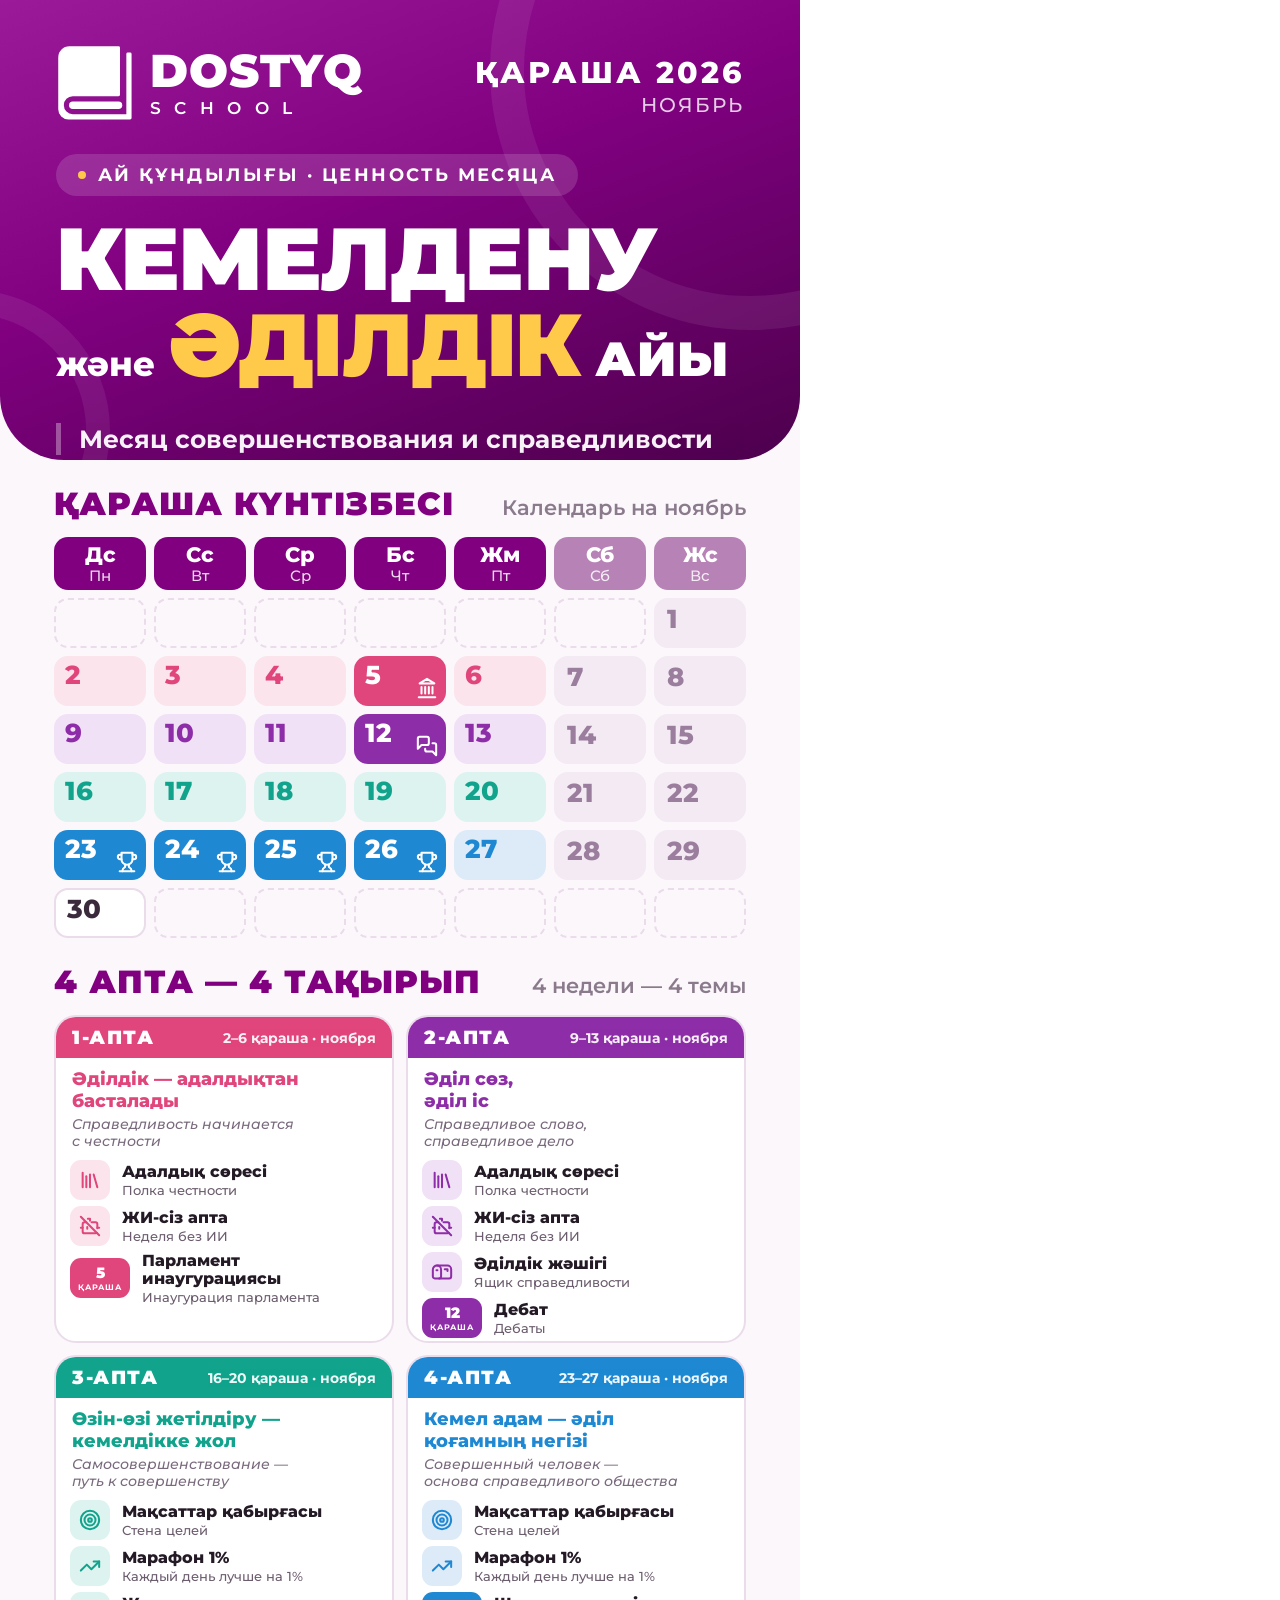
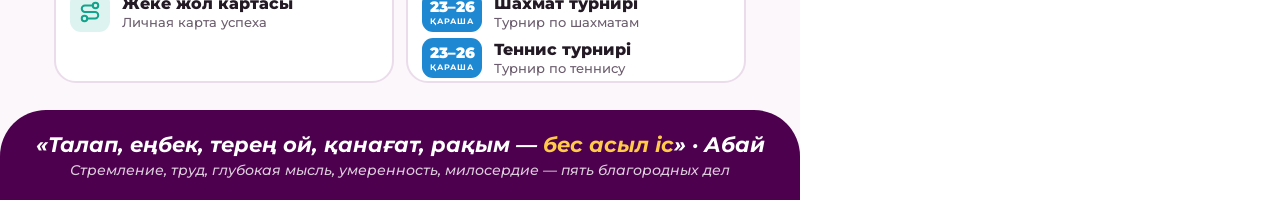
<file: banners/kemeldenu-adildik-2026-11.html>
<!doctype html>
<html lang="kk"><head><meta charset="utf-8">
<meta name="viewport" content="width=800">
<title>Кемелдену және әділдік айы — X-баннер</title>
<link rel="preconnect" href="https://fonts.googleapis.com">
<link href="https://fonts.googleapis.com/css2?family=Montserrat:ital,wght@0,500;0,600;0,700;0,800;0,900;1,500;1,700&display=swap" rel="stylesheet">
<style>
* { box-sizing: border-box; margin: 0; padding: 0; }
html, body { background: #fff; }
body { font-family: 'Montserrat', sans-serif; color: #241a26; }
.banner { width: 800px; height: 1800px; position: relative; overflow: hidden; background: #fbf7fb;
  display: flex; flex-direction: column; }

.hero { position: relative; height: 460px; flex: none; overflow: hidden; color: #fff;
  background: linear-gradient(160deg, #9a1a9a 0%, #800080 45%, #4d004d 100%);
  border-radius: 0 0 64px 64px; padding: 44px 56px 0; }
.ring { position: absolute; border-radius: 50%; border: 34px solid rgba(255,255,255,.07); }
.r1 { width: 520px; height: 520px; right: -210px; top: -190px; }
.r2 { width: 280px; height: 280px; left: -170px; top: 290px; border-width: 24px; }
.logo { display: flex; align-items: center; gap: 16px; position: relative; }
.logo .wm b { display: block; font-size: 46px; font-weight: 900; line-height: 1; letter-spacing: 1px; }
.logo .wm span { display: block; font-size: 17px; font-weight: 600; letter-spacing: 13.4px; margin-top: 4px; }
.month { position: absolute; right: 56px; top: 54px; text-align: right; }
.month b { display: block; font-size: 30px; font-weight: 800; letter-spacing: 3px; }
.month span { display: block; font-size: 20px; font-weight: 500; opacity: .8; letter-spacing: 2px; margin-top: 2px; }
.eyebrow { position: relative; margin-top: 32px; display: inline-flex; gap: 12px; align-items: center;
  background: rgba(255,255,255,.14); border-radius: 40px; padding: 10px 22px;
  font-size: 18px; font-weight: 700; letter-spacing: 2.4px; }
.eyebrow i { width: 8px; height: 8px; border-radius: 50%; background: #FFC94A; display: block; }
.title { position: relative; margin-top: 20px; font-weight: 900; letter-spacing: -1.5px; }
.title .l1 { font-size: 88px; line-height: 86px; }
.title .l2 { display: flex; align-items: baseline; gap: 14px; font-size: 88px; line-height: 86px; color: #FFC94A; }
.title .and { font-size: 34px; font-weight: 800; letter-spacing: 0; color: #fff; }
.title .ay { font-size: 48px; color: #fff; letter-spacing: 1px; }
.sub { position: relative; margin-top: 16px; font-size: 25px; font-weight: 700; opacity: .95;
  border-left: 5px solid rgba(255,255,255,.35); padding-left: 18px; line-height: 32px; }

.cal { padding: 24px 54px 0; flex: none; }
.sec { display: flex; align-items: baseline; justify-content: space-between; margin-bottom: 14px; }
.sec b { font-size: 32px; font-weight: 900; color: #800080; letter-spacing: 1px; }
.sec span { font-size: 21px; font-weight: 600; color: #8a7a8c; }
.wds { display: grid; grid-template-columns: repeat(7, 92px); gap: 8px; margin-bottom: 8px; }
.wd { text-align: center; background: #800080; color: #fff; border-radius: 14px; padding: 6px 0 5px; }
.wd.we { background: #b783b7; }
.wd b { display: block; font-size: 21px; font-weight: 800; line-height: 1.1; }
.wd span { display: block; font-size: 15px; font-weight: 500; opacity: .85; }
.weeks { display: flex; flex-direction: column; gap: 8px; }
.week { display: grid; grid-template-columns: repeat(7, 92px); gap: 8px; }
.cell { height: 50px; border-radius: 14px; background: #fff; border: 2px solid #eadcea; position: relative; }
.cell.we { background: #f3eaf3; border-color: #f3eaf3; }
.cell.empty { background: transparent; border: 2px dashed #eadcea; }
.cell.wk, .cell.hit { border: none; }
.cell .num { position: absolute; left: 11px; top: 3px; font-size: 26px; font-weight: 800; color: #3a2a3c; }
.cell.we .num { color: #9b7d9d; }
.cell.hit .num { color: #fff; }
.cell .ic { position: absolute; right: 8px; bottom: 7px; display: flex; }

.list { padding: 24px 54px 0; flex: none; }
.cards { display: grid; grid-template-columns: 1fr 1fr; gap: 12px; }
.card { background: #fff; border: 2px solid #eadcea; border-radius: 22px; overflow: hidden; height: 328px; }
.ch { display: flex; align-items: center; justify-content: space-between; padding: 9px 16px; color: #fff; }
.ch b { font-size: 19px; font-weight: 900; letter-spacing: 1.5px; }
.ch span { font-size: 14px; font-weight: 700; opacity: .92; }
.topic { padding: 10px 16px 0; font-size: 18px; font-weight: 800; line-height: 22px; }
.topic-ru { padding: 4px 16px 0; font-size: 13.5px; font-weight: 500; font-style: italic; line-height: 17px; color: #7a6a7d; }
.its { padding: 10px 14px 0; display: flex; flex-direction: column; gap: 6px; }
.it { display: flex; align-items: center; gap: 12px; }
.mk { width: 40px; height: 40px; border-radius: 11px; flex: none; display: flex; align-items: center; justify-content: center; }
.mk.date { width: 60px; flex-direction: column; color: #fff; text-align: center; }
.mk.date b { display: block; font-size: 15px; font-weight: 900; line-height: 1; }
.mk.date span { display: block; font-size: 7.5px; font-weight: 700; letter-spacing: .8px; margin-top: 3px; }
.tx b { display: block; font-size: 15.5px; font-weight: 800; line-height: 1.15; color: #241a26; }
.tx span { display: block; font-size: 12.5px; font-weight: 500; color: #6c5d6e; margin-top: 2px; }

.foot { margin-top: auto; height: 90px; flex: none; background: #4d004d; color: #fff;
  display: flex; flex-direction: column; align-items: center; justify-content: center; text-align: center;
  border-radius: 46px 46px 0 0; }
.foot b { display: block; font-size: 21px; font-weight: 700; font-style: italic; }
.foot b i { color: #FFC94A; font-style: italic; }
.foot span { display: block; font-size: 14px; font-weight: 500; font-style: italic; opacity: .8; margin-top: 4px; }
</style></head>
<body>
<div class="banner" id="banner">
  <section class="hero">
    <div class="ring r1"></div><div class="ring r2"></div>
    <div class="logo"><svg width="78" height="78" viewBox="40 40 418 418" xmlns="http://www.w3.org/2000/svg"><path fill="#fff" d="M52 112A60 60 0 0 1 112 52L375 52A8 8 0 0 1 383 60L383 312A8 8 0 0 1 375 320L130 320A48 48 0 0 0 82 368A48 48 0 0 0 130 416L417 416L417 93A8 8 0 0 1 425 85L437 85A8 8 0 0 1 445 93L445 437A8 8 0 0 1 437 445L107 445A55 55 0 0 1 52 390Z"/><path fill="#fff" d="M130 348L375 348A20 20 0 0 1 375 388L130 388A20 20 0 0 1 130 348Z"/></svg><div class="wm"><b>DOSTYQ</b><span>SCHOOL</span></div></div>
    <div class="month"><b>ҚАРАША 2026</b><span>НОЯБРЬ</span></div>
    <div class="eyebrow"><i></i>АЙ ҚҰНДЫЛЫҒЫ · ЦЕННОСТЬ МЕСЯЦА</div>
    <div class="title">
      <div class="l1">КЕМЕЛДЕНУ</div>
      <div class="l2"><span class="and">және</span><span>ӘДІЛДІК</span><span class="ay">АЙЫ</span></div>
    </div>
    <div class="sub">Месяц совершенствования и справедливости</div>
  </section>
  <section class="cal">
    <div class="sec"><b>ҚАРАША КҮНТІЗБЕСІ</b><span>Календарь на ноябрь</span></div>
    <div class="wds"><div class="wd"><b>Дс</b><span>Пн</span></div><div class="wd"><b>Сс</b><span>Вт</span></div><div class="wd"><b>Ср</b><span>Ср</span></div><div class="wd"><b>Бс</b><span>Чт</span></div><div class="wd"><b>Жм</b><span>Пт</span></div><div class="wd we"><b>Сб</b><span>Сб</span></div><div class="wd we"><b>Жс</b><span>Вс</span></div></div><div class="weeks"><div class="week"><div class="cell empty"></div><div class="cell empty"></div><div class="cell empty"></div><div class="cell empty"></div><div class="cell empty"></div><div class="cell empty"></div><div class="cell we"><span class="num">1</span></div></div><div class="week"><div class="cell wk" style="background:#fbe4ec"><span class="num" style="color:#E0457B">2</span></div><div class="cell wk" style="background:#fbe4ec"><span class="num" style="color:#E0457B">3</span></div><div class="cell wk" style="background:#fbe4ec"><span class="num" style="color:#E0457B">4</span></div><div class="cell hit" style="background:#E0457B"><span class="num">5</span><span class="ic"><svg width="22" height="22" viewBox="0 0 24 24" fill="none" stroke="#fff" stroke-width="2.2" stroke-linecap="round" stroke-linejoin="round" xmlns="http://www.w3.org/2000/svg"><line x1="3" x2="21" y1="22" y2="22"/><line x1="6" x2="6" y1="18" y2="11"/><line x1="10" x2="10" y1="18" y2="11"/><line x1="14" x2="14" y1="18" y2="11"/><line x1="18" x2="18" y1="18" y2="11"/><polygon points="12 2 20 7 4 7"/></svg></span></div><div class="cell wk" style="background:#fbe4ec"><span class="num" style="color:#E0457B">6</span></div><div class="cell we"><span class="num">7</span></div><div class="cell we"><span class="num">8</span></div></div><div class="week"><div class="cell wk" style="background:#f1e1f6"><span class="num" style="color:#8E2DA8">9</span></div><div class="cell wk" style="background:#f1e1f6"><span class="num" style="color:#8E2DA8">10</span></div><div class="cell wk" style="background:#f1e1f6"><span class="num" style="color:#8E2DA8">11</span></div><div class="cell hit" style="background:#8E2DA8"><span class="num">12</span><span class="ic"><svg width="22" height="22" viewBox="0 0 24 24" fill="none" stroke="#fff" stroke-width="2.2" stroke-linecap="round" stroke-linejoin="round" xmlns="http://www.w3.org/2000/svg"><path d="M14 9a2 2 0 0 1-2 2H6l-4 4V4a2 2 0 0 1 2-2h8a2 2 0 0 1 2 2z"/><path d="M18 9h2a2 2 0 0 1 2 2v11l-4-4h-6a2 2 0 0 1-2-2v-1"/></svg></span></div><div class="cell wk" style="background:#f1e1f6"><span class="num" style="color:#8E2DA8">13</span></div><div class="cell we"><span class="num">14</span></div><div class="cell we"><span class="num">15</span></div></div><div class="week"><div class="cell wk" style="background:#ddf3ef"><span class="num" style="color:#11A38C">16</span></div><div class="cell wk" style="background:#ddf3ef"><span class="num" style="color:#11A38C">17</span></div><div class="cell wk" style="background:#ddf3ef"><span class="num" style="color:#11A38C">18</span></div><div class="cell wk" style="background:#ddf3ef"><span class="num" style="color:#11A38C">19</span></div><div class="cell wk" style="background:#ddf3ef"><span class="num" style="color:#11A38C">20</span></div><div class="cell we"><span class="num">21</span></div><div class="cell we"><span class="num">22</span></div></div><div class="week"><div class="cell hit" style="background:#1E88D2"><span class="num">23</span><span class="ic"><svg width="22" height="22" viewBox="0 0 24 24" fill="none" stroke="#fff" stroke-width="2.2" stroke-linecap="round" stroke-linejoin="round" xmlns="http://www.w3.org/2000/svg"><path d="M6 9H4.5a2.5 2.5 0 0 1 0-5H6"/><path d="M18 9h1.5a2.5 2.5 0 0 0 0-5H18"/><path d="M4 22h16"/><path d="M10 14.66V17c0 .55-.47.98-.97 1.21C7.85 18.75 7 20.24 7 22"/><path d="M14 14.66V17c0 .55.47.98.97 1.21C16.15 18.75 17 20.24 17 22"/><path d="M18 2H6v7a6 6 0 0 0 12 0V2Z"/></svg></span></div><div class="cell hit" style="background:#1E88D2"><span class="num">24</span><span class="ic"><svg width="22" height="22" viewBox="0 0 24 24" fill="none" stroke="#fff" stroke-width="2.2" stroke-linecap="round" stroke-linejoin="round" xmlns="http://www.w3.org/2000/svg"><path d="M6 9H4.5a2.5 2.5 0 0 1 0-5H6"/><path d="M18 9h1.5a2.5 2.5 0 0 0 0-5H18"/><path d="M4 22h16"/><path d="M10 14.66V17c0 .55-.47.98-.97 1.21C7.85 18.75 7 20.24 7 22"/><path d="M14 14.66V17c0 .55.47.98.97 1.21C16.15 18.75 17 20.24 17 22"/><path d="M18 2H6v7a6 6 0 0 0 12 0V2Z"/></svg></span></div><div class="cell hit" style="background:#1E88D2"><span class="num">25</span><span class="ic"><svg width="22" height="22" viewBox="0 0 24 24" fill="none" stroke="#fff" stroke-width="2.2" stroke-linecap="round" stroke-linejoin="round" xmlns="http://www.w3.org/2000/svg"><path d="M6 9H4.5a2.5 2.5 0 0 1 0-5H6"/><path d="M18 9h1.5a2.5 2.5 0 0 0 0-5H18"/><path d="M4 22h16"/><path d="M10 14.66V17c0 .55-.47.98-.97 1.21C7.85 18.75 7 20.24 7 22"/><path d="M14 14.66V17c0 .55.47.98.97 1.21C16.15 18.75 17 20.24 17 22"/><path d="M18 2H6v7a6 6 0 0 0 12 0V2Z"/></svg></span></div><div class="cell hit" style="background:#1E88D2"><span class="num">26</span><span class="ic"><svg width="22" height="22" viewBox="0 0 24 24" fill="none" stroke="#fff" stroke-width="2.2" stroke-linecap="round" stroke-linejoin="round" xmlns="http://www.w3.org/2000/svg"><path d="M6 9H4.5a2.5 2.5 0 0 1 0-5H6"/><path d="M18 9h1.5a2.5 2.5 0 0 0 0-5H18"/><path d="M4 22h16"/><path d="M10 14.66V17c0 .55-.47.98-.97 1.21C7.85 18.75 7 20.24 7 22"/><path d="M14 14.66V17c0 .55.47.98.97 1.21C16.15 18.75 17 20.24 17 22"/><path d="M18 2H6v7a6 6 0 0 0 12 0V2Z"/></svg></span></div><div class="cell wk" style="background:#ddebf8"><span class="num" style="color:#1E88D2">27</span></div><div class="cell we"><span class="num">28</span></div><div class="cell we"><span class="num">29</span></div></div><div class="week"><div class="cell"><span class="num">30</span></div><div class="cell empty"></div><div class="cell empty"></div><div class="cell empty"></div><div class="cell empty"></div><div class="cell empty"></div><div class="cell empty"></div></div></div>
  </section>
  <section class="list">
    <div class="sec"><b>4 АПТА — 4 ТАҚЫРЫП</b><span>4 недели — 4 темы</span></div>
    <div class="cards"><div class="card"><div class="ch" style="background:#E0457B"><b>1-АПТА</b><span>2–6 қараша · ноября</span></div><div class="topic" style="color:#E0457B">Әділдік — адалдықтан<br>басталады</div><div class="topic-ru">Справедливость начинается<br>с честности</div><div class="its"><div class="it"><div class="mk" style="background:#fbe4ec"><svg width="22" height="22" viewBox="0 0 24 24" fill="none" stroke="#E0457B" stroke-width="2.2" stroke-linecap="round" stroke-linejoin="round" xmlns="http://www.w3.org/2000/svg"><path d="m16 6 4 14"/><path d="M12 6v14"/><path d="M8 8v12"/><path d="M4 4v16"/></svg></div><div class="tx"><b>Адалдық сөресі</b><span>Полка честности</span></div></div><div class="it"><div class="mk" style="background:#fbe4ec"><svg width="22" height="22" viewBox="0 0 24 24" fill="none" stroke="#E0457B" stroke-width="2.2" stroke-linecap="round" stroke-linejoin="round" xmlns="http://www.w3.org/2000/svg"><path d="M13.67 8H18a2 2 0 0 1 2 2v4.33"/><path d="M2 14h2"/><path d="M20 14h2"/><path d="M22 22 2 2"/><path d="M8 8H6a2 2 0 0 0-2 2v8a2 2 0 0 0 2 2h12a2 2 0 0 0 1.414-.586"/><path d="M9 13v2"/><path d="M9.67 4H12v2.33"/></svg></div><div class="tx"><b>ЖИ-сіз апта</b><span>Неделя без ИИ</span></div></div><div class="it"><div class="mk date" style="background:#E0457B"><b>5</b><span>ҚАРАША</span></div><div class="tx"><b>Парламент инаугурациясы</b><span>Инаугурация парламента</span></div></div></div></div><div class="card"><div class="ch" style="background:#8E2DA8"><b>2-АПТА</b><span>9–13 қараша · ноября</span></div><div class="topic" style="color:#8E2DA8">Әділ сөз,<br>әділ іс</div><div class="topic-ru">Справедливое слово,<br>справедливое дело</div><div class="its"><div class="it"><div class="mk" style="background:#f1e1f6"><svg width="22" height="22" viewBox="0 0 24 24" fill="none" stroke="#8E2DA8" stroke-width="2.2" stroke-linecap="round" stroke-linejoin="round" xmlns="http://www.w3.org/2000/svg"><path d="m16 6 4 14"/><path d="M12 6v14"/><path d="M8 8v12"/><path d="M4 4v16"/></svg></div><div class="tx"><b>Адалдық сөресі</b><span>Полка честности</span></div></div><div class="it"><div class="mk" style="background:#f1e1f6"><svg width="22" height="22" viewBox="0 0 24 24" fill="none" stroke="#8E2DA8" stroke-width="2.2" stroke-linecap="round" stroke-linejoin="round" xmlns="http://www.w3.org/2000/svg"><path d="M13.67 8H18a2 2 0 0 1 2 2v4.33"/><path d="M2 14h2"/><path d="M20 14h2"/><path d="M22 22 2 2"/><path d="M8 8H6a2 2 0 0 0-2 2v8a2 2 0 0 0 2 2h12a2 2 0 0 0 1.414-.586"/><path d="M9 13v2"/><path d="M9.67 4H12v2.33"/></svg></div><div class="tx"><b>ЖИ-сіз апта</b><span>Неделя без ИИ</span></div></div><div class="it"><div class="mk" style="background:#f1e1f6"><svg width="22" height="22" viewBox="0 0 24 24" fill="none" stroke="#8E2DA8" stroke-width="2.2" stroke-linecap="round" stroke-linejoin="round" xmlns="http://www.w3.org/2000/svg"><path d="M22 17a2 2 0 0 1-2 2H4a2 2 0 0 1-2-2V9.5C2 7 4 5 6.5 5H18c2.2 0 4 1.8 4 4v8Z"/><polyline points="15,9 18,9 18,11"/><path d="M6.5 5C9 5 11 7 11 9.5V17a2 2 0 0 1-2 2"/><line x1="6" x2="7" y1="10" y2="10"/></svg></div><div class="tx"><b>Әділдік жәшігі</b><span>Ящик справедливости</span></div></div><div class="it"><div class="mk date" style="background:#8E2DA8"><b>12</b><span>ҚАРАША</span></div><div class="tx"><b>Дебат</b><span>Дебаты</span></div></div></div></div><div class="card"><div class="ch" style="background:#11A38C"><b>3-АПТА</b><span>16–20 қараша · ноября</span></div><div class="topic" style="color:#11A38C">Өзін-өзі жетілдіру —<br>кемелдікке жол</div><div class="topic-ru">Самосовершенствование —<br>путь к совершенству</div><div class="its"><div class="it"><div class="mk" style="background:#ddf3ef"><svg width="22" height="22" viewBox="0 0 24 24" fill="none" stroke="#11A38C" stroke-width="2.2" stroke-linecap="round" stroke-linejoin="round" xmlns="http://www.w3.org/2000/svg"><circle cx="12" cy="12" r="10"/><circle cx="12" cy="12" r="6"/><circle cx="12" cy="12" r="2"/></svg></div><div class="tx"><b>Мақсаттар қабырғасы</b><span>Стена целей</span></div></div><div class="it"><div class="mk" style="background:#ddf3ef"><svg width="22" height="22" viewBox="0 0 24 24" fill="none" stroke="#11A38C" stroke-width="2.2" stroke-linecap="round" stroke-linejoin="round" xmlns="http://www.w3.org/2000/svg"><polyline points="22 7 13.5 15.5 8.5 10.5 2 17"/><polyline points="16 7 22 7 22 13"/></svg></div><div class="tx"><b>Марафон 1%</b><span>Каждый день лучше на 1%</span></div></div><div class="it"><div class="mk" style="background:#ddf3ef"><svg width="22" height="22" viewBox="0 0 24 24" fill="none" stroke="#11A38C" stroke-width="2.2" stroke-linecap="round" stroke-linejoin="round" xmlns="http://www.w3.org/2000/svg"><circle cx="6" cy="19" r="3"/><path d="M9 19h8.5a3.5 3.5 0 0 0 0-7h-11a3.5 3.5 0 0 1 0-7H15"/><circle cx="18" cy="5" r="3"/></svg></div><div class="tx"><b>Жеке жол картасы</b><span>Личная карта успеха</span></div></div></div></div><div class="card"><div class="ch" style="background:#1E88D2"><b>4-АПТА</b><span>23–27 қараша · ноября</span></div><div class="topic" style="color:#1E88D2">Кемел адам — әділ<br>қоғамның негізі</div><div class="topic-ru">Совершенный человек —<br>основа справедливого общества</div><div class="its"><div class="it"><div class="mk" style="background:#ddebf8"><svg width="22" height="22" viewBox="0 0 24 24" fill="none" stroke="#1E88D2" stroke-width="2.2" stroke-linecap="round" stroke-linejoin="round" xmlns="http://www.w3.org/2000/svg"><circle cx="12" cy="12" r="10"/><circle cx="12" cy="12" r="6"/><circle cx="12" cy="12" r="2"/></svg></div><div class="tx"><b>Мақсаттар қабырғасы</b><span>Стена целей</span></div></div><div class="it"><div class="mk" style="background:#ddebf8"><svg width="22" height="22" viewBox="0 0 24 24" fill="none" stroke="#1E88D2" stroke-width="2.2" stroke-linecap="round" stroke-linejoin="round" xmlns="http://www.w3.org/2000/svg"><polyline points="22 7 13.5 15.5 8.5 10.5 2 17"/><polyline points="16 7 22 7 22 13"/></svg></div><div class="tx"><b>Марафон 1%</b><span>Каждый день лучше на 1%</span></div></div><div class="it"><div class="mk date" style="background:#1E88D2"><b>23–26</b><span>ҚАРАША</span></div><div class="tx"><b>Шахмат турнирі</b><span>Турнир по шахматам</span></div></div><div class="it"><div class="mk date" style="background:#1E88D2"><b>23–26</b><span>ҚАРАША</span></div><div class="tx"><b>Теннис турнирі</b><span>Турнир по теннису</span></div></div></div></div></div>
  </section>
  <footer class="foot">
    <b>«Талап, еңбек, терең ой, қанағат, рақым — <i>бес асыл іс</i>» · Абай</b>
    <span>Стремление, труд, глубокая мысль, умеренность, милосердие — пять благородных дел</span>
  </footer>
</div>
</body></html>
</file>
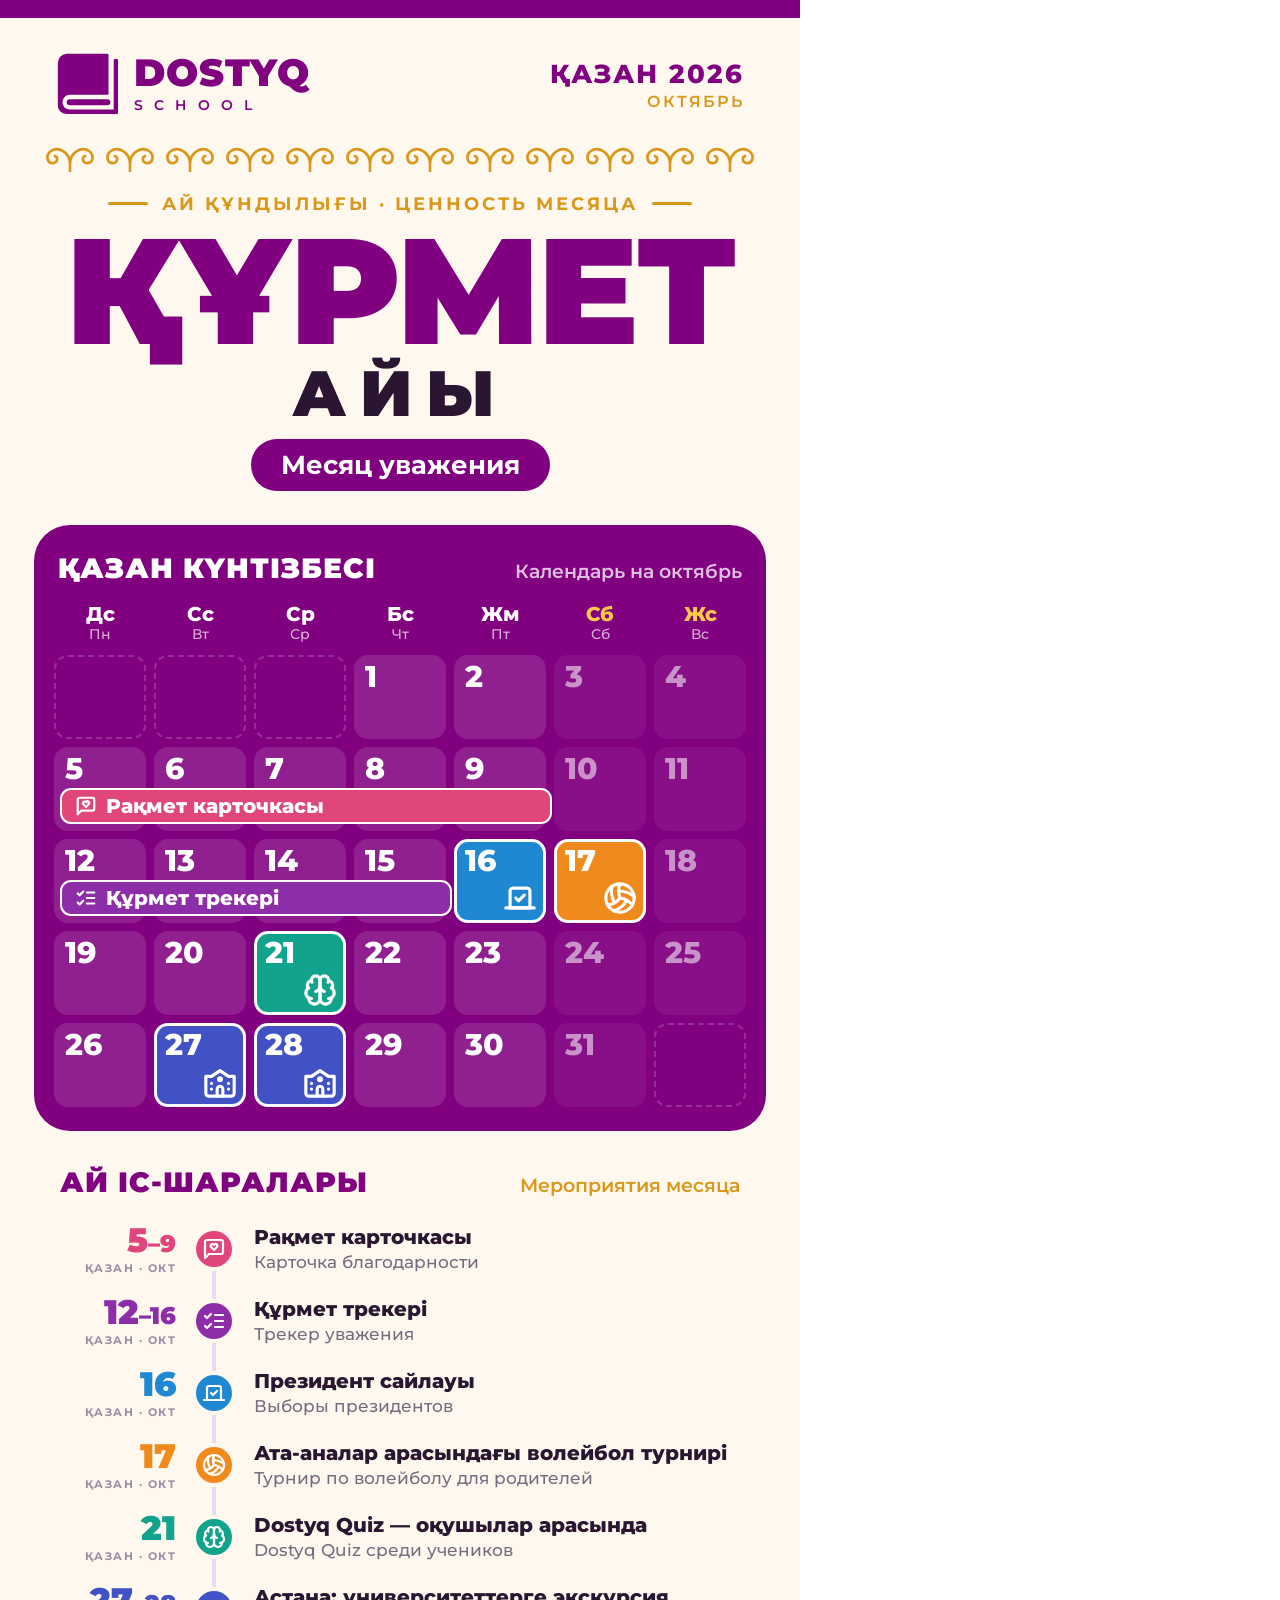
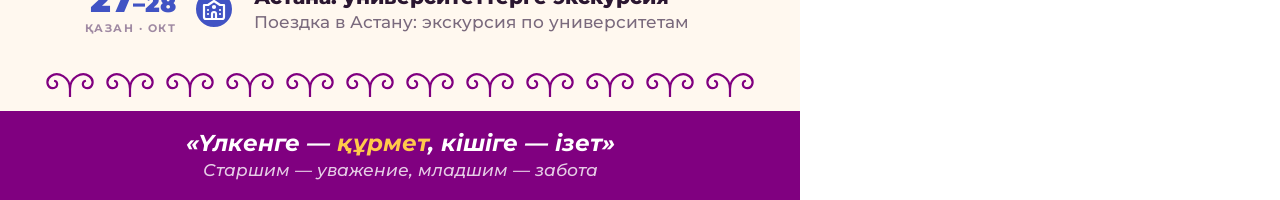
<file: banners/kurmet-ayi-2026-10-v2.html>
<!doctype html>
<html lang="kk"><head><meta charset="utf-8">
<meta name="viewport" content="width=800">
<title>Құрмет айы — X-баннер, вариант 2</title>
<link rel="preconnect" href="https://fonts.googleapis.com">
<link href="https://fonts.googleapis.com/css2?family=Montserrat:ital,wght@0,500;0,600;0,700;0,800;0,900;1,500;1,700&display=swap" rel="stylesheet">
<style>
* { box-sizing: border-box; margin: 0; padding: 0; }
html, body { background: #fff; }
body { font-family: 'Montserrat', sans-serif; color: #2a1630; }
.banner { width: 800px; height: 1800px; position: relative; overflow: hidden; background: #fff8ef;
  display: flex; flex-direction: column; }

.top { height: 18px; flex: none; background: #800080; }
.head { padding: 34px 56px 0; display: flex; align-items: center; justify-content: space-between; flex: none; }
.logo { display: flex; align-items: center; gap: 14px; }
.logo .wm b { display: block; font-size: 38px; font-weight: 900; line-height: 1; letter-spacing: 1px; color: #800080; }
.logo .wm span { display: block; font-size: 14px; font-weight: 600; letter-spacing: 11.2px; margin-top: 4px; color: #800080; }
.year { text-align: right; }
.year b { display: block; font-size: 26px; font-weight: 800; color: #800080; letter-spacing: 2px; }
.year span { display: block; font-size: 16px; font-weight: 600; color: #d9981a; letter-spacing: 2px; margin-top: 2px; }

.orn { display: flex; justify-content: center; flex: none; padding-top: 26px; }
.hero { text-align: center; padding-top: 18px; flex: none; }
.kicker { display: inline-flex; align-items: center; gap: 14px; font-size: 18px; font-weight: 700;
  letter-spacing: 3px; color: #d9981a; }
.kicker i { width: 40px; height: 3px; background: #d9981a; display: block; border-radius: 2px; }
.big { font-size: 150px; font-weight: 900; line-height: 140px; letter-spacing: -3px; color: #800080; margin-top: 6px; }
.big2 { font-size: 64px; font-weight: 900; line-height: 64px; letter-spacing: 14px; color: #2a1630; }
.ru { margin-top: 14px; display: inline-block; background: #800080; color: #fff; border-radius: 40px;
  padding: 10px 30px; font-size: 26px; font-weight: 700; }

.cal { margin: 34px 34px 0; padding: 26px 20px 24px; background: #800080; border-radius: 36px; flex: none; }
.sec { display: flex; align-items: baseline; justify-content: space-between; padding: 0 4px; margin-bottom: 16px; }
.sec b { font-size: 28px; font-weight: 900; letter-spacing: 1px; }
.sec span { font-size: 19px; font-weight: 600; }
.cal .sec b { color: #fff; }
.cal .sec span { color: #fff; opacity: .75; }
.wds { display: grid; grid-template-columns: repeat(7, 92px); gap: 8px; margin-bottom: 8px; }
.wd { text-align: center; padding: 2px 0 4px; }
.wd b { display: block; font-size: 20px; font-weight: 800; line-height: 1.1; color: #fff; }
.wd span { display: block; font-size: 14px; font-weight: 500; color: #fff; opacity: .7; }
.wd.we b { color: #FFC94A; }
.weeks { display: flex; flex-direction: column; gap: 8px; }
.week { position: relative; display: grid; grid-template-columns: repeat(7, 92px); gap: 8px; }
.cell { height: 84px; border-radius: 14px; background: rgba(255,255,255,.12); position: relative; }
.cell.we { background: rgba(255,255,255,.06); }
.cell.empty { background: transparent; border: 2px dashed rgba(255,255,255,.18); }
.cell .num { position: absolute; left: 11px; top: 3px; font-size: 30px; font-weight: 800; color: #fff; }
.cell.we .num { color: rgba(255,255,255,.55); }
.cell.hit { border: 3px solid #fff; }
.cell.hit .num { color: #fff; left: 8px; top: 0; }
.cell .ic { position: absolute; right: 6px; bottom: 5px; display: flex; }
.bar { position: absolute; bottom: 7px; height: 36px; border-radius: 11px; color: #fff;
  display: flex; align-items: center; gap: 9px; padding: 0 13px; font-size: 20px; font-weight: 800;
  margin-left: 6px; margin-right: 6px; border: 2px solid #fff; }
.bar svg { flex: none; }

.events { padding: 34px 56px 0; flex: none; }
.events .sec b { color: #800080; }
.events .sec span { color: #d9981a; }
.tls { position: relative; display: flex; flex-direction: column; gap: 12px; padding-top: 4px; }
.line { position: absolute; left: 156px; top: 20px; bottom: 20px; width: 4px; background: #ecd9ec; border-radius: 2px; }
.tl { position: relative; display: flex; align-items: center; height: 60px; }
.d { width: 120px; flex: none; text-align: right; margin-right: 16px; }
.d b { display: block; font-size: 34px; font-weight: 900; line-height: 1; }
.d b i { font-style: normal; font-size: 24px; }
.d span { display: block; font-size: 11px; font-weight: 700; letter-spacing: 1.5px; margin-top: 4px; color: #a08aa3; }
.pin { width: 44px; height: 44px; border-radius: 50%; flex: none;
  display: flex; align-items: center; justify-content: center; border: 4px solid #fff8ef; }
.t { padding-left: 18px; }
.t b { display: block; font-size: 20px; font-weight: 800; line-height: 1.15; color: #2a1630; }
.t span { display: block; font-size: 16.5px; font-weight: 500; color: #7a6a7d; margin-top: 3px; }

.foot { margin-top: auto; flex: none; text-align: center; padding-bottom: 0; }
.foot .orn { padding-top: 0; }
.foot .q { background: #800080; color: #fff; padding: 18px 0 20px; margin-top: 14px; }
.foot b { display: block; font-size: 23px; font-weight: 700; font-style: italic; }
.foot b i { color: #FFC94A; font-style: italic; }
.foot span { display: block; font-size: 17px; font-weight: 500; font-style: italic; opacity: .8; margin-top: 3px; }
</style></head>
<body>
<div class="banner" id="banner">
  <div class="top"></div>
  <header class="head">
    <div class="logo"><svg width="64" height="64" viewBox="40 40 418 418" xmlns="http://www.w3.org/2000/svg"><path fill="#800080" d="M52 112A60 60 0 0 1 112 52L375 52A8 8 0 0 1 383 60L383 312A8 8 0 0 1 375 320L130 320A48 48 0 0 0 82 368A48 48 0 0 0 130 416L417 416L417 93A8 8 0 0 1 425 85L437 85A8 8 0 0 1 445 93L445 437A8 8 0 0 1 437 445L107 445A55 55 0 0 1 52 390Z"/><path fill="#800080" d="M130 348L375 348A20 20 0 0 1 375 388L130 388A20 20 0 0 1 130 348Z"/></svg><div class="wm"><b>DOSTYQ</b><span>SCHOOL</span></div></div>
    <div class="year"><b>ҚАЗАН 2026</b><span>ОКТЯБРЬ</span></div>
  </header>
  <div class="orn"><svg width="720" height="30" viewBox="0 0 720 30" fill="none" stroke="#d9981a" stroke-width="2.6" stroke-linecap="round" stroke-linejoin="round" xmlns="http://www.w3.org/2000/svg"><path d="M30 30V22C30 10 18 4 11 9C5 13 7 22 14 21C18 20 18 15 15 14M30 22C30 10 42 4 49 9C55 13 53 22 46 21C42 20 42 15 45 14"/><path d="M90 30V22C90 10 78 4 71 9C65 13 67 22 74 21C78 20 78 15 75 14M90 22C90 10 102 4 109 9C115 13 113 22 106 21C102 20 102 15 105 14"/><path d="M150 30V22C150 10 138 4 131 9C125 13 127 22 134 21C138 20 138 15 135 14M150 22C150 10 162 4 169 9C175 13 173 22 166 21C162 20 162 15 165 14"/><path d="M210 30V22C210 10 198 4 191 9C185 13 187 22 194 21C198 20 198 15 195 14M210 22C210 10 222 4 229 9C235 13 233 22 226 21C222 20 222 15 225 14"/><path d="M270 30V22C270 10 258 4 251 9C245 13 247 22 254 21C258 20 258 15 255 14M270 22C270 10 282 4 289 9C295 13 293 22 286 21C282 20 282 15 285 14"/><path d="M330 30V22C330 10 318 4 311 9C305 13 307 22 314 21C318 20 318 15 315 14M330 22C330 10 342 4 349 9C355 13 353 22 346 21C342 20 342 15 345 14"/><path d="M390 30V22C390 10 378 4 371 9C365 13 367 22 374 21C378 20 378 15 375 14M390 22C390 10 402 4 409 9C415 13 413 22 406 21C402 20 402 15 405 14"/><path d="M450 30V22C450 10 438 4 431 9C425 13 427 22 434 21C438 20 438 15 435 14M450 22C450 10 462 4 469 9C475 13 473 22 466 21C462 20 462 15 465 14"/><path d="M510 30V22C510 10 498 4 491 9C485 13 487 22 494 21C498 20 498 15 495 14M510 22C510 10 522 4 529 9C535 13 533 22 526 21C522 20 522 15 525 14"/><path d="M570 30V22C570 10 558 4 551 9C545 13 547 22 554 21C558 20 558 15 555 14M570 22C570 10 582 4 589 9C595 13 593 22 586 21C582 20 582 15 585 14"/><path d="M630 30V22C630 10 618 4 611 9C605 13 607 22 614 21C618 20 618 15 615 14M630 22C630 10 642 4 649 9C655 13 653 22 646 21C642 20 642 15 645 14"/><path d="M690 30V22C690 10 678 4 671 9C665 13 667 22 674 21C678 20 678 15 675 14M690 22C690 10 702 4 709 9C715 13 713 22 706 21C702 20 702 15 705 14"/></svg></div>
  <section class="hero">
    <div class="kicker"><i></i>АЙ ҚҰНДЫЛЫҒЫ · ЦЕННОСТЬ МЕСЯЦА<i></i></div>
    <div class="big">ҚҰРМЕТ</div>
    <div class="big2">АЙЫ</div>
    <div class="ru">Месяц уважения</div>
  </section>
  <section class="cal">
    <div class="sec"><b>ҚАЗАН КҮНТІЗБЕСІ</b><span>Календарь на октябрь</span></div>
    <div class="wds"><div class="wd"><b>Дс</b><span>Пн</span></div><div class="wd"><b>Сс</b><span>Вт</span></div><div class="wd"><b>Ср</b><span>Ср</span></div><div class="wd"><b>Бс</b><span>Чт</span></div><div class="wd"><b>Жм</b><span>Пт</span></div><div class="wd we"><b>Сб</b><span>Сб</span></div><div class="wd we"><b>Жс</b><span>Вс</span></div></div><div class="weeks"><div class="week"><div class="cell empty"></div><div class="cell empty"></div><div class="cell empty"></div><div class="cell"><span class="num">1</span></div><div class="cell"><span class="num">2</span></div><div class="cell we"><span class="num">3</span></div><div class="cell we"><span class="num">4</span></div></div><div class="week"><div class="cell"><span class="num">5</span></div><div class="cell"><span class="num">6</span></div><div class="cell"><span class="num">7</span></div><div class="cell"><span class="num">8</span></div><div class="cell"><span class="num">9</span></div><div class="cell we"><span class="num">10</span></div><div class="cell we"><span class="num">11</span></div><div class="bar" style="left:0px;width:492px;background:#E0457B"><svg width="22" height="22" viewBox="0 0 24 24" fill="none" stroke="#fff" stroke-width="2.4" stroke-linecap="round" stroke-linejoin="round" xmlns="http://www.w3.org/2000/svg"><path d="M21 15a2 2 0 0 1-2 2H7l-4 4V5a2 2 0 0 1 2-2h14a2 2 0 0 1 2 2z"/><path d="M14.8 7.5a1.84 1.84 0 0 0-2.6 0l-.2.3-.3-.3a1.84 1.84 0 1 0-2.4 2.8L12 13l2.7-2.7c.9-.9.8-2.1.1-2.8"/></svg><span>Рақмет карточкасы</span></div></div><div class="week"><div class="cell"><span class="num">12</span></div><div class="cell"><span class="num">13</span></div><div class="cell"><span class="num">14</span></div><div class="cell"><span class="num">15</span></div><div class="cell hit" style="background:#1E88D2"><span class="num">16</span><span class="ic"><svg width="34" height="34" viewBox="0 0 24 24" fill="none" stroke="#fff" stroke-width="2.2" stroke-linecap="round" stroke-linejoin="round" xmlns="http://www.w3.org/2000/svg"><path d="m9 12 2 2 4-4"/><path d="M5 7c0-1.1.9-2 2-2h10a2 2 0 0 1 2 2v12H5V7Z"/><path d="M22 19H2"/></svg></span></div><div class="cell we hit" style="background:#F08A1C"><span class="num">17</span><span class="ic"><svg width="34" height="34" viewBox="0 0 24 24" fill="none" stroke="#fff" stroke-width="2.2" stroke-linecap="round" stroke-linejoin="round" xmlns="http://www.w3.org/2000/svg"><path d="M11.1 7.1a16.55 16.55 0 0 1 10.9 4"/><path d="M12 12a12.6 12.6 0 0 1-8.7 5"/><path d="M16.8 13.6a16.55 16.55 0 0 1-9 7.5"/><path d="M20.7 17a12.8 12.8 0 0 0-8.7-5 13.3 13.3 0 0 1 0-10"/><path d="M6.3 3.8a16.55 16.55 0 0 0 1.9 11.5"/><circle cx="12" cy="12" r="10"/></svg></span></div><div class="cell we"><span class="num">18</span></div><div class="bar" style="left:0px;width:392px;background:#8E2DA8"><svg width="22" height="22" viewBox="0 0 24 24" fill="none" stroke="#fff" stroke-width="2.4" stroke-linecap="round" stroke-linejoin="round" xmlns="http://www.w3.org/2000/svg"><path d="m3 17 2 2 4-4"/><path d="m3 7 2 2 4-4"/><path d="M13 6h8"/><path d="M13 12h8"/><path d="M13 18h8"/></svg><span>Құрмет трекері</span></div></div><div class="week"><div class="cell"><span class="num">19</span></div><div class="cell"><span class="num">20</span></div><div class="cell hit" style="background:#11A38C"><span class="num">21</span><span class="ic"><svg width="34" height="34" viewBox="0 0 24 24" fill="none" stroke="#fff" stroke-width="2.2" stroke-linecap="round" stroke-linejoin="round" xmlns="http://www.w3.org/2000/svg"><path d="M12 5a3 3 0 1 0-5.997.125 4 4 0 0 0-2.526 5.77 4 4 0 0 0 .556 6.588A4 4 0 1 0 12 18Z"/><path d="M12 5a3 3 0 1 1 5.997.125 4 4 0 0 1 2.526 5.77 4 4 0 0 1-.556 6.588A4 4 0 1 1 12 18Z"/><path d="M15 13a4.5 4.5 0 0 1-3-4 4.5 4.5 0 0 1-3 4"/><path d="M17.599 6.5a3 3 0 0 0 .399-1.375"/><path d="M6.003 5.125A3 3 0 0 0 6.401 6.5"/><path d="M3.477 10.896a4 4 0 0 1 .585-.396"/><path d="M19.938 10.5a4 4 0 0 1 .585.396"/><path d="M6 18a4 4 0 0 1-1.967-.516"/><path d="M19.967 17.484A4 4 0 0 1 18 18"/></svg></span></div><div class="cell"><span class="num">22</span></div><div class="cell"><span class="num">23</span></div><div class="cell we"><span class="num">24</span></div><div class="cell we"><span class="num">25</span></div></div><div class="week"><div class="cell"><span class="num">26</span></div><div class="cell hit" style="background:#4153C4"><span class="num">27</span><span class="ic"><svg width="34" height="34" viewBox="0 0 24 24" fill="none" stroke="#fff" stroke-width="2.2" stroke-linecap="round" stroke-linejoin="round" xmlns="http://www.w3.org/2000/svg"><circle cx="12" cy="10" r="1"/><path d="M22 20V8h-4l-6-4-6 4H2v12a2 2 0 0 0 2 2h16a2 2 0 0 0 2-2"/><path d="M6 17v.01"/><path d="M6 13v.01"/><path d="M18 17v.01"/><path d="M18 13v.01"/><path d="M14 22v-5a2 2 0 0 0-2-2a2 2 0 0 0-2 2v5"/></svg></span></div><div class="cell hit" style="background:#4153C4"><span class="num">28</span><span class="ic"><svg width="34" height="34" viewBox="0 0 24 24" fill="none" stroke="#fff" stroke-width="2.2" stroke-linecap="round" stroke-linejoin="round" xmlns="http://www.w3.org/2000/svg"><circle cx="12" cy="10" r="1"/><path d="M22 20V8h-4l-6-4-6 4H2v12a2 2 0 0 0 2 2h16a2 2 0 0 0 2-2"/><path d="M6 17v.01"/><path d="M6 13v.01"/><path d="M18 17v.01"/><path d="M18 13v.01"/><path d="M14 22v-5a2 2 0 0 0-2-2a2 2 0 0 0-2 2v5"/></svg></span></div><div class="cell"><span class="num">29</span></div><div class="cell"><span class="num">30</span></div><div class="cell we"><span class="num">31</span></div><div class="cell empty"></div></div></div>
  </section>
  <section class="events">
    <div class="sec"><b>АЙ ІС-ШАРАЛАРЫ</b><span>Мероприятия месяца</span></div>
    <div class="tls"><div class="line"></div><div class="tl"><div class="d" style="color:#E0457B"><b>5<i>–9</i></b><span>ҚАЗАН · ОКТ</span></div><div class="pin" style="background:#E0457B"><svg width="24" height="24" viewBox="0 0 24 24" fill="none" stroke="#fff" stroke-width="2.2" stroke-linecap="round" stroke-linejoin="round" xmlns="http://www.w3.org/2000/svg"><path d="M21 15a2 2 0 0 1-2 2H7l-4 4V5a2 2 0 0 1 2-2h14a2 2 0 0 1 2 2z"/><path d="M14.8 7.5a1.84 1.84 0 0 0-2.6 0l-.2.3-.3-.3a1.84 1.84 0 1 0-2.4 2.8L12 13l2.7-2.7c.9-.9.8-2.1.1-2.8"/></svg></div><div class="t"><b>Рақмет карточкасы</b><span>Карточка благодарности</span></div></div><div class="tl"><div class="d" style="color:#8E2DA8"><b>12<i>–16</i></b><span>ҚАЗАН · ОКТ</span></div><div class="pin" style="background:#8E2DA8"><svg width="24" height="24" viewBox="0 0 24 24" fill="none" stroke="#fff" stroke-width="2.2" stroke-linecap="round" stroke-linejoin="round" xmlns="http://www.w3.org/2000/svg"><path d="m3 17 2 2 4-4"/><path d="m3 7 2 2 4-4"/><path d="M13 6h8"/><path d="M13 12h8"/><path d="M13 18h8"/></svg></div><div class="t"><b>Құрмет трекері</b><span>Трекер уважения</span></div></div><div class="tl"><div class="d" style="color:#1E88D2"><b>16</b><span>ҚАЗАН · ОКТ</span></div><div class="pin" style="background:#1E88D2"><svg width="24" height="24" viewBox="0 0 24 24" fill="none" stroke="#fff" stroke-width="2.2" stroke-linecap="round" stroke-linejoin="round" xmlns="http://www.w3.org/2000/svg"><path d="m9 12 2 2 4-4"/><path d="M5 7c0-1.1.9-2 2-2h10a2 2 0 0 1 2 2v12H5V7Z"/><path d="M22 19H2"/></svg></div><div class="t"><b>Президент сайлауы</b><span>Выборы президентов</span></div></div><div class="tl"><div class="d" style="color:#F08A1C"><b>17</b><span>ҚАЗАН · ОКТ</span></div><div class="pin" style="background:#F08A1C"><svg width="24" height="24" viewBox="0 0 24 24" fill="none" stroke="#fff" stroke-width="2.2" stroke-linecap="round" stroke-linejoin="round" xmlns="http://www.w3.org/2000/svg"><path d="M11.1 7.1a16.55 16.55 0 0 1 10.9 4"/><path d="M12 12a12.6 12.6 0 0 1-8.7 5"/><path d="M16.8 13.6a16.55 16.55 0 0 1-9 7.5"/><path d="M20.7 17a12.8 12.8 0 0 0-8.7-5 13.3 13.3 0 0 1 0-10"/><path d="M6.3 3.8a16.55 16.55 0 0 0 1.9 11.5"/><circle cx="12" cy="12" r="10"/></svg></div><div class="t"><b>Ата-аналар арасындағы волейбол турнирі</b><span>Турнир по волейболу для родителей</span></div></div><div class="tl"><div class="d" style="color:#11A38C"><b>21</b><span>ҚАЗАН · ОКТ</span></div><div class="pin" style="background:#11A38C"><svg width="24" height="24" viewBox="0 0 24 24" fill="none" stroke="#fff" stroke-width="2.2" stroke-linecap="round" stroke-linejoin="round" xmlns="http://www.w3.org/2000/svg"><path d="M12 5a3 3 0 1 0-5.997.125 4 4 0 0 0-2.526 5.77 4 4 0 0 0 .556 6.588A4 4 0 1 0 12 18Z"/><path d="M12 5a3 3 0 1 1 5.997.125 4 4 0 0 1 2.526 5.77 4 4 0 0 1-.556 6.588A4 4 0 1 1 12 18Z"/><path d="M15 13a4.5 4.5 0 0 1-3-4 4.5 4.5 0 0 1-3 4"/><path d="M17.599 6.5a3 3 0 0 0 .399-1.375"/><path d="M6.003 5.125A3 3 0 0 0 6.401 6.5"/><path d="M3.477 10.896a4 4 0 0 1 .585-.396"/><path d="M19.938 10.5a4 4 0 0 1 .585.396"/><path d="M6 18a4 4 0 0 1-1.967-.516"/><path d="M19.967 17.484A4 4 0 0 1 18 18"/></svg></div><div class="t"><b>Dostyq Quiz — оқушылар арасында</b><span>Dostyq Quiz среди учеников</span></div></div><div class="tl"><div class="d" style="color:#4153C4"><b>27<i>–28</i></b><span>ҚАЗАН · ОКТ</span></div><div class="pin" style="background:#4153C4"><svg width="24" height="24" viewBox="0 0 24 24" fill="none" stroke="#fff" stroke-width="2.2" stroke-linecap="round" stroke-linejoin="round" xmlns="http://www.w3.org/2000/svg"><circle cx="12" cy="10" r="1"/><path d="M22 20V8h-4l-6-4-6 4H2v12a2 2 0 0 0 2 2h16a2 2 0 0 0 2-2"/><path d="M6 17v.01"/><path d="M6 13v.01"/><path d="M18 17v.01"/><path d="M18 13v.01"/><path d="M14 22v-5a2 2 0 0 0-2-2a2 2 0 0 0-2 2v5"/></svg></div><div class="t"><b>Астана: университеттерге экскурсия</b><span>Поездка в Астану: экскурсия по университетам</span></div></div></div>
  </section>
  <footer class="foot">
    <div class="orn"><svg width="720" height="30" viewBox="0 0 720 30" fill="none" stroke="#800080" stroke-width="2.2" stroke-linecap="round" stroke-linejoin="round" xmlns="http://www.w3.org/2000/svg"><path d="M30 30V22C30 10 18 4 11 9C5 13 7 22 14 21C18 20 18 15 15 14M30 22C30 10 42 4 49 9C55 13 53 22 46 21C42 20 42 15 45 14"/><path d="M90 30V22C90 10 78 4 71 9C65 13 67 22 74 21C78 20 78 15 75 14M90 22C90 10 102 4 109 9C115 13 113 22 106 21C102 20 102 15 105 14"/><path d="M150 30V22C150 10 138 4 131 9C125 13 127 22 134 21C138 20 138 15 135 14M150 22C150 10 162 4 169 9C175 13 173 22 166 21C162 20 162 15 165 14"/><path d="M210 30V22C210 10 198 4 191 9C185 13 187 22 194 21C198 20 198 15 195 14M210 22C210 10 222 4 229 9C235 13 233 22 226 21C222 20 222 15 225 14"/><path d="M270 30V22C270 10 258 4 251 9C245 13 247 22 254 21C258 20 258 15 255 14M270 22C270 10 282 4 289 9C295 13 293 22 286 21C282 20 282 15 285 14"/><path d="M330 30V22C330 10 318 4 311 9C305 13 307 22 314 21C318 20 318 15 315 14M330 22C330 10 342 4 349 9C355 13 353 22 346 21C342 20 342 15 345 14"/><path d="M390 30V22C390 10 378 4 371 9C365 13 367 22 374 21C378 20 378 15 375 14M390 22C390 10 402 4 409 9C415 13 413 22 406 21C402 20 402 15 405 14"/><path d="M450 30V22C450 10 438 4 431 9C425 13 427 22 434 21C438 20 438 15 435 14M450 22C450 10 462 4 469 9C475 13 473 22 466 21C462 20 462 15 465 14"/><path d="M510 30V22C510 10 498 4 491 9C485 13 487 22 494 21C498 20 498 15 495 14M510 22C510 10 522 4 529 9C535 13 533 22 526 21C522 20 522 15 525 14"/><path d="M570 30V22C570 10 558 4 551 9C545 13 547 22 554 21C558 20 558 15 555 14M570 22C570 10 582 4 589 9C595 13 593 22 586 21C582 20 582 15 585 14"/><path d="M630 30V22C630 10 618 4 611 9C605 13 607 22 614 21C618 20 618 15 615 14M630 22C630 10 642 4 649 9C655 13 653 22 646 21C642 20 642 15 645 14"/><path d="M690 30V22C690 10 678 4 671 9C665 13 667 22 674 21C678 20 678 15 675 14M690 22C690 10 702 4 709 9C715 13 713 22 706 21C702 20 702 15 705 14"/></svg></div>
    <div class="q"><b>«Үлкенге — <i>құрмет</i>, кішіге — ізет»</b><span>Старшим — уважение, младшим — забота</span></div>
  </footer>
</div>
</body></html>
</file>
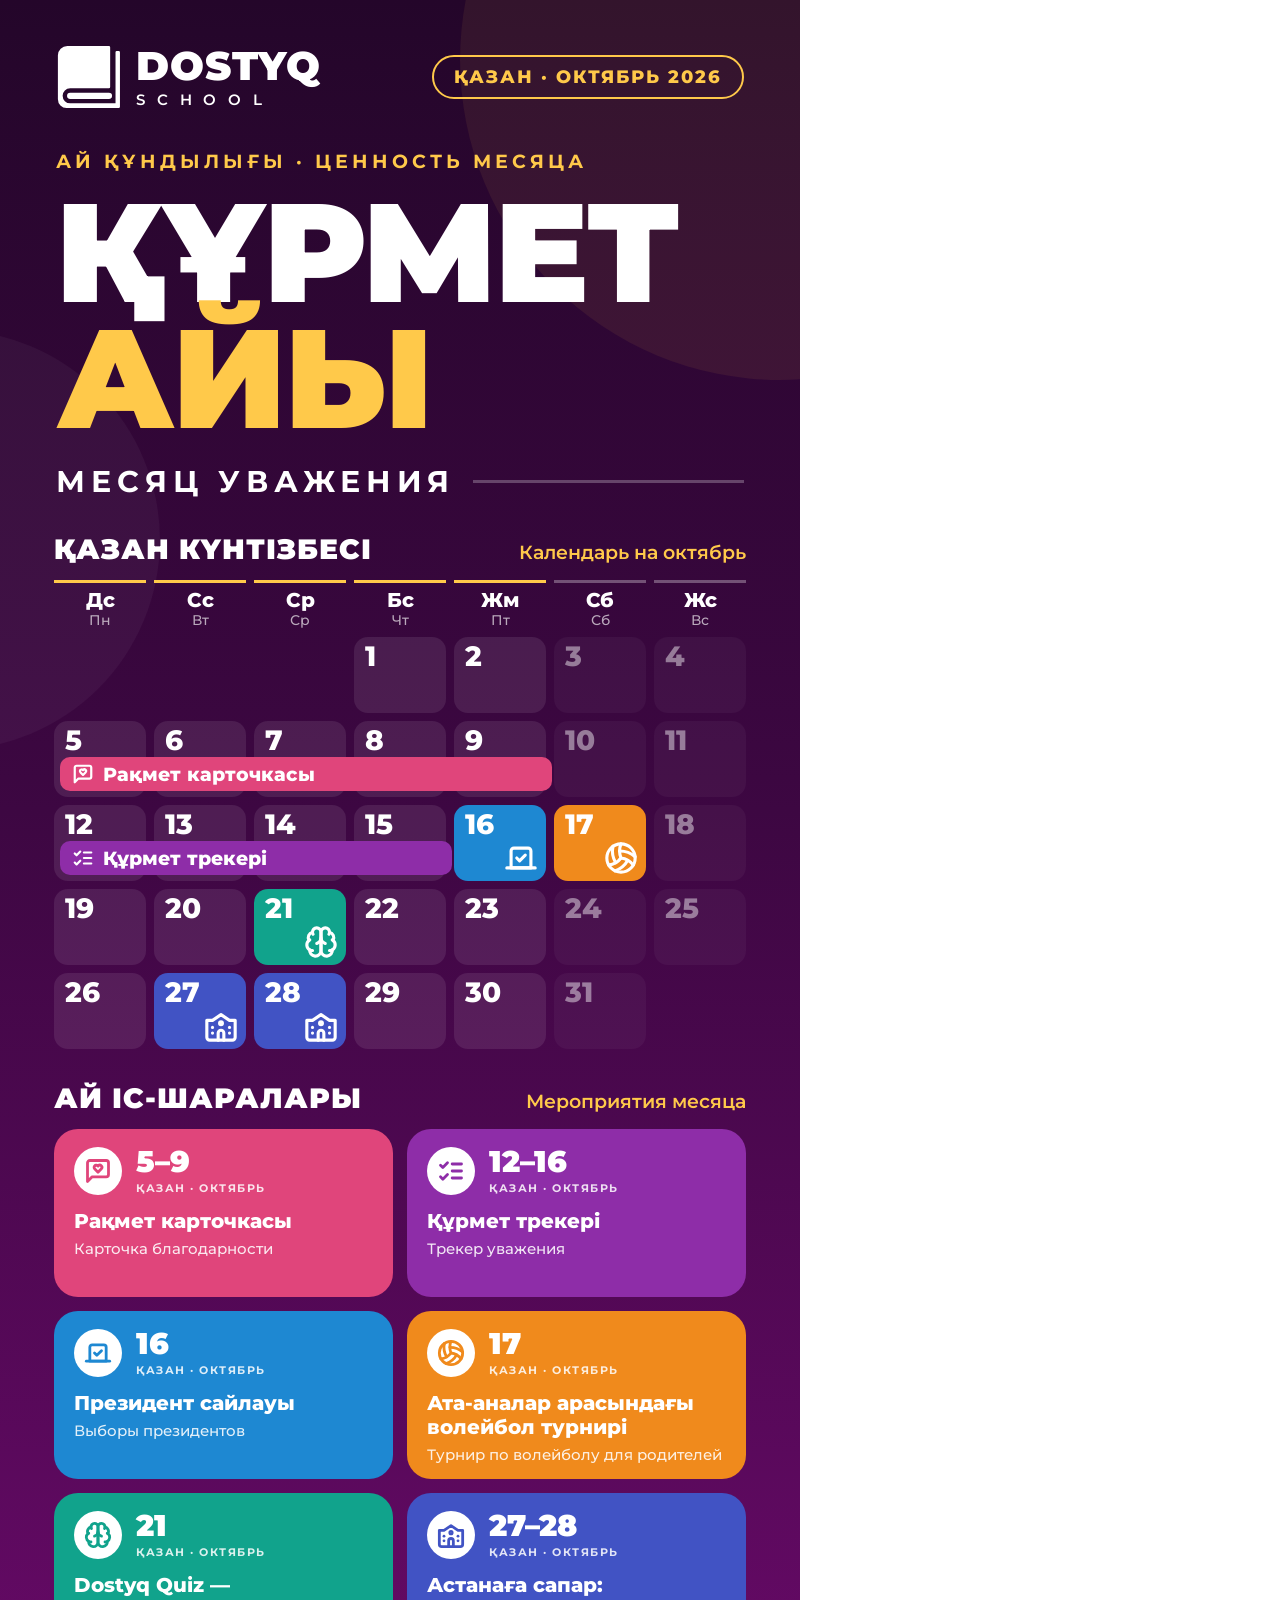
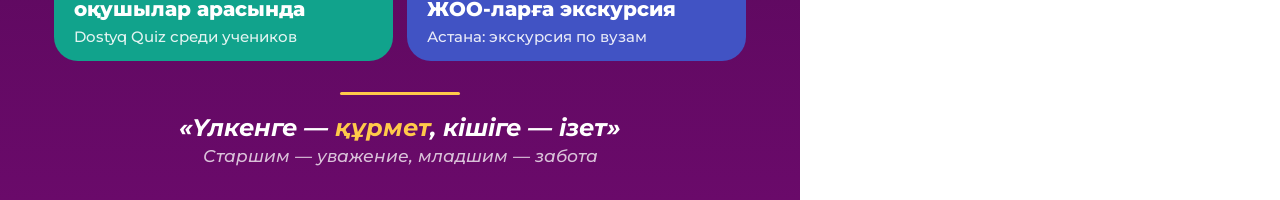
<file: banners/kurmet-ayi-2026-10-v3.html>
<!doctype html>
<html lang="kk"><head><meta charset="utf-8">
<meta name="viewport" content="width=800">
<title>Құрмет айы — X-баннер, вариант 3</title>
<link rel="preconnect" href="https://fonts.googleapis.com">
<link href="https://fonts.googleapis.com/css2?family=Montserrat:ital,wght@0,500;0,600;0,700;0,800;0,900;1,500;1,700&display=swap" rel="stylesheet">
<style>
* { box-sizing: border-box; margin: 0; padding: 0; }
html, body { background: #fff; }
body { font-family: 'Montserrat', sans-serif; color: #fff; }
.banner { width: 800px; height: 1800px; position: relative; overflow: hidden;
  background: linear-gradient(180deg, #24062a 0%, #3d0742 45%, #6a0a6a 100%);
  display: flex; flex-direction: column; }

.glow { position: absolute; border-radius: 50%; }
.g1 { width: 640px; height: 640px; right: -300px; top: -260px; background: rgba(255,201,74,.07); }
.g2 { width: 420px; height: 420px; left: -260px; top: 330px; background: rgba(255,255,255,.04); }

.head { position: relative; padding: 44px 56px 0; display: flex; align-items: center; justify-content: space-between; flex: none; }
.logo { display: flex; align-items: center; gap: 14px; }
.logo .wm b { display: block; font-size: 40px; font-weight: 900; line-height: 1; letter-spacing: 1px; }
.logo .wm span { display: block; font-size: 15px; font-weight: 600; letter-spacing: 11.8px; margin-top: 4px; }
.pill { border: 2px solid #FFC94A; color: #FFC94A; border-radius: 40px; padding: 9px 20px; font-size: 18px;
  font-weight: 800; letter-spacing: 2px; }

.hero { position: relative; padding: 40px 56px 0; flex: none; }
.eyebrow { font-size: 19px; font-weight: 700; letter-spacing: 4px; color: #FFC94A; }
.t1 { font-size: 140px; font-weight: 900; line-height: 126px; letter-spacing: -3px; margin-top: 16px; }
.t2 { font-size: 140px; font-weight: 900; line-height: 126px; letter-spacing: -3px; color: #FFC94A; }
.strip { margin-top: 22px; display: flex; align-items: center; gap: 18px; }
.strip i { flex: 1; height: 3px; background: rgba(255,255,255,.25); display: block; }
.strip b { font-size: 30px; font-weight: 700; letter-spacing: 6px; }

.cal { position: relative; padding: 32px 54px 0; flex: none; }
.sec { display: flex; align-items: baseline; justify-content: space-between; margin-bottom: 14px; }
.sec b { font-size: 28px; font-weight: 900; letter-spacing: 1px; color: #fff; }
.sec span { font-size: 19px; font-weight: 600; color: #FFC94A; }
.wds { display: grid; grid-template-columns: repeat(7, 92px); gap: 8px; margin-bottom: 8px; }
.wd { text-align: center; border-top: 3px solid #FFC94A; padding-top: 6px; }
.wd.we { border-top-color: rgba(255,255,255,.3); }
.wd b { display: block; font-size: 20px; font-weight: 800; line-height: 1.1; }
.wd span { display: block; font-size: 14px; font-weight: 500; opacity: .65; }
.weeks { display: flex; flex-direction: column; gap: 8px; }
.week { position: relative; display: grid; grid-template-columns: repeat(7, 92px); gap: 8px; }
.cell { height: 76px; border-radius: 14px; background: rgba(255,255,255,.09); position: relative; }
.cell.we { background: rgba(255,255,255,.04); }
.cell.empty { background: transparent; }
.cell .num { position: absolute; left: 11px; top: 2px; font-size: 28px; font-weight: 800; color: #fff; }
.cell.we .num { color: rgba(255,255,255,.45); }
.cell.hit .num { color: #fff; }
.cell .ic { position: absolute; right: 8px; bottom: 6px; display: flex; }
.bar { position: absolute; bottom: 6px; height: 34px; border-radius: 10px; color: #fff;
  display: flex; align-items: center; gap: 9px; padding: 0 12px; font-size: 19px; font-weight: 800;
  margin-left: 6px; margin-right: 6px; }
.bar svg { flex: none; }

.ev { position: relative; padding: 32px 54px 0; flex: none; }
.cards { display: grid; grid-template-columns: 1fr 1fr; gap: 14px; }
.card { height: 168px; border-radius: 24px; padding: 18px 20px; position: relative; }
.card .row { display: flex; align-items: center; gap: 14px; }
.card .ic { width: 48px; height: 48px; border-radius: 50%; background: #fff; flex: none;
  display: flex; align-items: center; justify-content: center; }
.card .date b { display: block; font-size: 30px; font-weight: 900; line-height: 1; }
.card .date span { display: block; font-size: 11px; font-weight: 700; letter-spacing: 1.5px; opacity: .85; margin-top: 4px; }
.card .kz { margin-top: 14px; font-size: 20px; font-weight: 800; line-height: 24px; }
.card .ru { margin-top: 6px; font-size: 15px; font-weight: 500; line-height: 19px; opacity: .88; }

.foot { position: relative; margin-top: auto; flex: none; padding: 0 56px 34px; text-align: center; }
.foot .ln { height: 3px; background: #FFC94A; margin: 0 auto 18px; width: 120px; border-radius: 2px; }
.foot b { display: block; font-size: 24px; font-weight: 700; font-style: italic; }
.foot b i { color: #FFC94A; font-style: italic; }
.foot span { display: block; font-size: 17px; font-weight: 500; font-style: italic; opacity: .75; margin-top: 4px; }
</style></head>
<body>
<div class="banner" id="banner">
  <div class="glow g1"></div><div class="glow g2"></div>
  <header class="head">
    <div class="logo"><svg width="66" height="66" viewBox="40 40 418 418" xmlns="http://www.w3.org/2000/svg"><path fill="#fff" d="M52 112A60 60 0 0 1 112 52L375 52A8 8 0 0 1 383 60L383 312A8 8 0 0 1 375 320L130 320A48 48 0 0 0 82 368A48 48 0 0 0 130 416L417 416L417 93A8 8 0 0 1 425 85L437 85A8 8 0 0 1 445 93L445 437A8 8 0 0 1 437 445L107 445A55 55 0 0 1 52 390Z"/><path fill="#fff" d="M130 348L375 348A20 20 0 0 1 375 388L130 388A20 20 0 0 1 130 348Z"/></svg><div class="wm"><b>DOSTYQ</b><span>SCHOOL</span></div></div>
    <div class="pill">ҚАЗАН · ОКТЯБРЬ 2026</div>
  </header>
  <section class="hero">
    <div class="eyebrow">АЙ ҚҰНДЫЛЫҒЫ · ЦЕННОСТЬ МЕСЯЦА</div>
    <div class="t1">ҚҰРМЕТ</div>
    <div class="t2">АЙЫ</div>
    <div class="strip"><b>МЕСЯЦ УВАЖЕНИЯ</b><i></i></div>
  </section>
  <section class="cal">
    <div class="sec"><b>ҚАЗАН КҮНТІЗБЕСІ</b><span>Календарь на октябрь</span></div>
    <div class="wds"><div class="wd"><b>Дс</b><span>Пн</span></div><div class="wd"><b>Сс</b><span>Вт</span></div><div class="wd"><b>Ср</b><span>Ср</span></div><div class="wd"><b>Бс</b><span>Чт</span></div><div class="wd"><b>Жм</b><span>Пт</span></div><div class="wd we"><b>Сб</b><span>Сб</span></div><div class="wd we"><b>Жс</b><span>Вс</span></div></div><div class="weeks"><div class="week"><div class="cell empty"></div><div class="cell empty"></div><div class="cell empty"></div><div class="cell"><span class="num">1</span></div><div class="cell"><span class="num">2</span></div><div class="cell we"><span class="num">3</span></div><div class="cell we"><span class="num">4</span></div></div><div class="week"><div class="cell"><span class="num">5</span></div><div class="cell"><span class="num">6</span></div><div class="cell"><span class="num">7</span></div><div class="cell"><span class="num">8</span></div><div class="cell"><span class="num">9</span></div><div class="cell we"><span class="num">10</span></div><div class="cell we"><span class="num">11</span></div><div class="bar" style="left:0px;width:492px;background:#E0457B"><svg width="22" height="22" viewBox="0 0 24 24" fill="none" stroke="#fff" stroke-width="2.4" stroke-linecap="round" stroke-linejoin="round" xmlns="http://www.w3.org/2000/svg"><path d="M21 15a2 2 0 0 1-2 2H7l-4 4V5a2 2 0 0 1 2-2h14a2 2 0 0 1 2 2z"/><path d="M14.8 7.5a1.84 1.84 0 0 0-2.6 0l-.2.3-.3-.3a1.84 1.84 0 1 0-2.4 2.8L12 13l2.7-2.7c.9-.9.8-2.1.1-2.8"/></svg><span>Рақмет карточкасы</span></div></div><div class="week"><div class="cell"><span class="num">12</span></div><div class="cell"><span class="num">13</span></div><div class="cell"><span class="num">14</span></div><div class="cell"><span class="num">15</span></div><div class="cell hit" style="background:#1E88D2"><span class="num">16</span><span class="ic"><svg width="34" height="34" viewBox="0 0 24 24" fill="none" stroke="#fff" stroke-width="2.2" stroke-linecap="round" stroke-linejoin="round" xmlns="http://www.w3.org/2000/svg"><path d="m9 12 2 2 4-4"/><path d="M5 7c0-1.1.9-2 2-2h10a2 2 0 0 1 2 2v12H5V7Z"/><path d="M22 19H2"/></svg></span></div><div class="cell we hit" style="background:#F08A1C"><span class="num">17</span><span class="ic"><svg width="34" height="34" viewBox="0 0 24 24" fill="none" stroke="#fff" stroke-width="2.2" stroke-linecap="round" stroke-linejoin="round" xmlns="http://www.w3.org/2000/svg"><path d="M11.1 7.1a16.55 16.55 0 0 1 10.9 4"/><path d="M12 12a12.6 12.6 0 0 1-8.7 5"/><path d="M16.8 13.6a16.55 16.55 0 0 1-9 7.5"/><path d="M20.7 17a12.8 12.8 0 0 0-8.7-5 13.3 13.3 0 0 1 0-10"/><path d="M6.3 3.8a16.55 16.55 0 0 0 1.9 11.5"/><circle cx="12" cy="12" r="10"/></svg></span></div><div class="cell we"><span class="num">18</span></div><div class="bar" style="left:0px;width:392px;background:#8E2DA8"><svg width="22" height="22" viewBox="0 0 24 24" fill="none" stroke="#fff" stroke-width="2.4" stroke-linecap="round" stroke-linejoin="round" xmlns="http://www.w3.org/2000/svg"><path d="m3 17 2 2 4-4"/><path d="m3 7 2 2 4-4"/><path d="M13 6h8"/><path d="M13 12h8"/><path d="M13 18h8"/></svg><span>Құрмет трекері</span></div></div><div class="week"><div class="cell"><span class="num">19</span></div><div class="cell"><span class="num">20</span></div><div class="cell hit" style="background:#11A38C"><span class="num">21</span><span class="ic"><svg width="34" height="34" viewBox="0 0 24 24" fill="none" stroke="#fff" stroke-width="2.2" stroke-linecap="round" stroke-linejoin="round" xmlns="http://www.w3.org/2000/svg"><path d="M12 5a3 3 0 1 0-5.997.125 4 4 0 0 0-2.526 5.77 4 4 0 0 0 .556 6.588A4 4 0 1 0 12 18Z"/><path d="M12 5a3 3 0 1 1 5.997.125 4 4 0 0 1 2.526 5.77 4 4 0 0 1-.556 6.588A4 4 0 1 1 12 18Z"/><path d="M15 13a4.5 4.5 0 0 1-3-4 4.5 4.5 0 0 1-3 4"/><path d="M17.599 6.5a3 3 0 0 0 .399-1.375"/><path d="M6.003 5.125A3 3 0 0 0 6.401 6.5"/><path d="M3.477 10.896a4 4 0 0 1 .585-.396"/><path d="M19.938 10.5a4 4 0 0 1 .585.396"/><path d="M6 18a4 4 0 0 1-1.967-.516"/><path d="M19.967 17.484A4 4 0 0 1 18 18"/></svg></span></div><div class="cell"><span class="num">22</span></div><div class="cell"><span class="num">23</span></div><div class="cell we"><span class="num">24</span></div><div class="cell we"><span class="num">25</span></div></div><div class="week"><div class="cell"><span class="num">26</span></div><div class="cell hit" style="background:#4153C4"><span class="num">27</span><span class="ic"><svg width="34" height="34" viewBox="0 0 24 24" fill="none" stroke="#fff" stroke-width="2.2" stroke-linecap="round" stroke-linejoin="round" xmlns="http://www.w3.org/2000/svg"><circle cx="12" cy="10" r="1"/><path d="M22 20V8h-4l-6-4-6 4H2v12a2 2 0 0 0 2 2h16a2 2 0 0 0 2-2"/><path d="M6 17v.01"/><path d="M6 13v.01"/><path d="M18 17v.01"/><path d="M18 13v.01"/><path d="M14 22v-5a2 2 0 0 0-2-2a2 2 0 0 0-2 2v5"/></svg></span></div><div class="cell hit" style="background:#4153C4"><span class="num">28</span><span class="ic"><svg width="34" height="34" viewBox="0 0 24 24" fill="none" stroke="#fff" stroke-width="2.2" stroke-linecap="round" stroke-linejoin="round" xmlns="http://www.w3.org/2000/svg"><circle cx="12" cy="10" r="1"/><path d="M22 20V8h-4l-6-4-6 4H2v12a2 2 0 0 0 2 2h16a2 2 0 0 0 2-2"/><path d="M6 17v.01"/><path d="M6 13v.01"/><path d="M18 17v.01"/><path d="M18 13v.01"/><path d="M14 22v-5a2 2 0 0 0-2-2a2 2 0 0 0-2 2v5"/></svg></span></div><div class="cell"><span class="num">29</span></div><div class="cell"><span class="num">30</span></div><div class="cell we"><span class="num">31</span></div><div class="cell empty"></div></div></div>
  </section>
  <section class="ev">
    <div class="sec"><b>АЙ ІС-ШАРАЛАРЫ</b><span>Мероприятия месяца</span></div>
    <div class="cards"><div class="card" style="background:#E0457B"><div class="row"><div class="ic"><svg width="28" height="28" viewBox="0 0 24 24" fill="none" stroke="#E0457B" stroke-width="2.4" stroke-linecap="round" stroke-linejoin="round" xmlns="http://www.w3.org/2000/svg"><path d="M21 15a2 2 0 0 1-2 2H7l-4 4V5a2 2 0 0 1 2-2h14a2 2 0 0 1 2 2z"/><path d="M14.8 7.5a1.84 1.84 0 0 0-2.6 0l-.2.3-.3-.3a1.84 1.84 0 1 0-2.4 2.8L12 13l2.7-2.7c.9-.9.8-2.1.1-2.8"/></svg></div><div class="date"><b>5–9</b><span>ҚАЗАН · ОКТЯБРЬ</span></div></div><div class="kz">Рақмет карточкасы</div><div class="ru">Карточка благодарности</div></div><div class="card" style="background:#8E2DA8"><div class="row"><div class="ic"><svg width="28" height="28" viewBox="0 0 24 24" fill="none" stroke="#8E2DA8" stroke-width="2.4" stroke-linecap="round" stroke-linejoin="round" xmlns="http://www.w3.org/2000/svg"><path d="m3 17 2 2 4-4"/><path d="m3 7 2 2 4-4"/><path d="M13 6h8"/><path d="M13 12h8"/><path d="M13 18h8"/></svg></div><div class="date"><b>12–16</b><span>ҚАЗАН · ОКТЯБРЬ</span></div></div><div class="kz">Құрмет трекері</div><div class="ru">Трекер уважения</div></div><div class="card" style="background:#1E88D2"><div class="row"><div class="ic"><svg width="28" height="28" viewBox="0 0 24 24" fill="none" stroke="#1E88D2" stroke-width="2.4" stroke-linecap="round" stroke-linejoin="round" xmlns="http://www.w3.org/2000/svg"><path d="m9 12 2 2 4-4"/><path d="M5 7c0-1.1.9-2 2-2h10a2 2 0 0 1 2 2v12H5V7Z"/><path d="M22 19H2"/></svg></div><div class="date"><b>16</b><span>ҚАЗАН · ОКТЯБРЬ</span></div></div><div class="kz">Президент сайлауы</div><div class="ru">Выборы президентов</div></div><div class="card" style="background:#F08A1C"><div class="row"><div class="ic"><svg width="28" height="28" viewBox="0 0 24 24" fill="none" stroke="#F08A1C" stroke-width="2.4" stroke-linecap="round" stroke-linejoin="round" xmlns="http://www.w3.org/2000/svg"><path d="M11.1 7.1a16.55 16.55 0 0 1 10.9 4"/><path d="M12 12a12.6 12.6 0 0 1-8.7 5"/><path d="M16.8 13.6a16.55 16.55 0 0 1-9 7.5"/><path d="M20.7 17a12.8 12.8 0 0 0-8.7-5 13.3 13.3 0 0 1 0-10"/><path d="M6.3 3.8a16.55 16.55 0 0 0 1.9 11.5"/><circle cx="12" cy="12" r="10"/></svg></div><div class="date"><b>17</b><span>ҚАЗАН · ОКТЯБРЬ</span></div></div><div class="kz">Ата-аналар арасындағы<br>волейбол турнирі</div><div class="ru">Турнир по волейболу для родителей</div></div><div class="card" style="background:#11A38C"><div class="row"><div class="ic"><svg width="28" height="28" viewBox="0 0 24 24" fill="none" stroke="#11A38C" stroke-width="2.4" stroke-linecap="round" stroke-linejoin="round" xmlns="http://www.w3.org/2000/svg"><path d="M12 5a3 3 0 1 0-5.997.125 4 4 0 0 0-2.526 5.77 4 4 0 0 0 .556 6.588A4 4 0 1 0 12 18Z"/><path d="M12 5a3 3 0 1 1 5.997.125 4 4 0 0 1 2.526 5.77 4 4 0 0 1-.556 6.588A4 4 0 1 1 12 18Z"/><path d="M15 13a4.5 4.5 0 0 1-3-4 4.5 4.5 0 0 1-3 4"/><path d="M17.599 6.5a3 3 0 0 0 .399-1.375"/><path d="M6.003 5.125A3 3 0 0 0 6.401 6.5"/><path d="M3.477 10.896a4 4 0 0 1 .585-.396"/><path d="M19.938 10.5a4 4 0 0 1 .585.396"/><path d="M6 18a4 4 0 0 1-1.967-.516"/><path d="M19.967 17.484A4 4 0 0 1 18 18"/></svg></div><div class="date"><b>21</b><span>ҚАЗАН · ОКТЯБРЬ</span></div></div><div class="kz">Dostyq Quiz —<br>оқушылар арасында</div><div class="ru">Dostyq Quiz среди учеников</div></div><div class="card" style="background:#4153C4"><div class="row"><div class="ic"><svg width="28" height="28" viewBox="0 0 24 24" fill="none" stroke="#4153C4" stroke-width="2.4" stroke-linecap="round" stroke-linejoin="round" xmlns="http://www.w3.org/2000/svg"><circle cx="12" cy="10" r="1"/><path d="M22 20V8h-4l-6-4-6 4H2v12a2 2 0 0 0 2 2h16a2 2 0 0 0 2-2"/><path d="M6 17v.01"/><path d="M6 13v.01"/><path d="M18 17v.01"/><path d="M18 13v.01"/><path d="M14 22v-5a2 2 0 0 0-2-2a2 2 0 0 0-2 2v5"/></svg></div><div class="date"><b>27–28</b><span>ҚАЗАН · ОКТЯБРЬ</span></div></div><div class="kz">Астанаға сапар:<br>ЖОО-ларға экскурсия</div><div class="ru">Астана: экскурсия по вузам</div></div></div>
  </section>
  <footer class="foot"><div class="ln"></div>
    <b>«Үлкенге — <i>құрмет</i>, кішіге — ізет»</b><span>Старшим — уважение, младшим — забота</span>
  </footer>
</div>
</body></html>
</file>
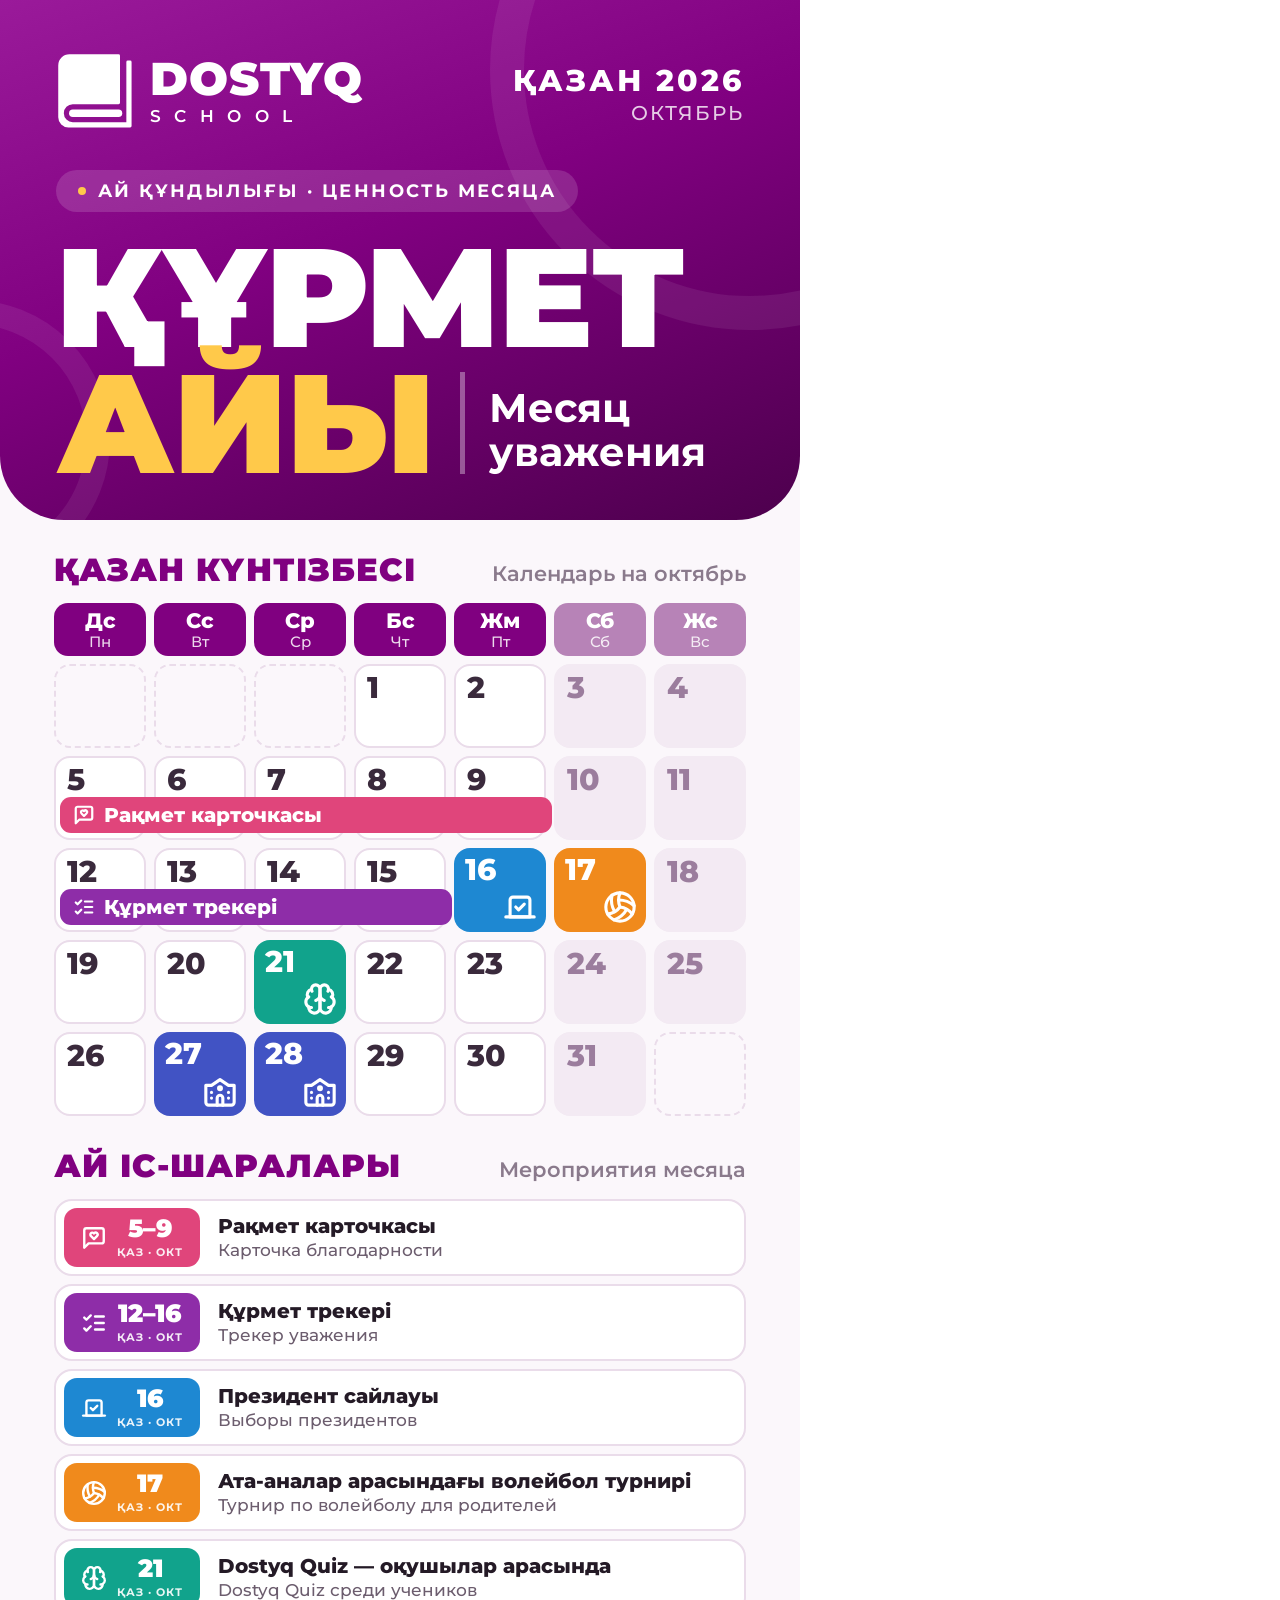
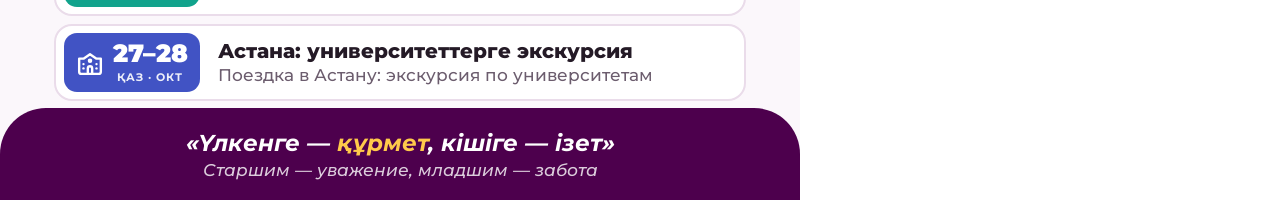
<file: banners/kurmet-ayi-2026-10.html>
<!doctype html>
<html lang="kk"><head><meta charset="utf-8">
<meta name="viewport" content="width=800">
<title>Құрмет айы — X-баннер</title>
<link rel="preconnect" href="https://fonts.googleapis.com">
<link href="https://fonts.googleapis.com/css2?family=Montserrat:ital,wght@0,500;0,600;0,700;0,800;0,900;1,500;1,700&display=swap" rel="stylesheet">
<style>
* { box-sizing: border-box; margin: 0; padding: 0; }
html, body { background: #fff; }
body { font-family: 'Montserrat', sans-serif; color: #241a26; }
.banner { width: 800px; height: 1800px; position: relative; overflow: hidden; background: #fbf7fb;
  display: flex; flex-direction: column; }

.hero { position: relative; height: 520px; flex: none; overflow: hidden; color: #fff;
  background: linear-gradient(160deg, #9a1a9a 0%, #800080 45%, #4d004d 100%);
  border-radius: 0 0 64px 64px; padding: 52px 56px 0; }
.ring { position: absolute; border-radius: 50%; border: 34px solid rgba(255,255,255,.07); }
.r1 { width: 520px; height: 520px; right: -210px; top: -190px; }
.r2 { width: 280px; height: 280px; left: -170px; top: 300px; border-width: 24px; }
.logo { display: flex; align-items: center; gap: 16px; position: relative; }
.logo .wm b { display: block; font-size: 46px; font-weight: 900; line-height: 1; letter-spacing: 1px; }
.logo .wm span { display: block; font-size: 17px; font-weight: 600; letter-spacing: 13.4px; margin-top: 4px; }
.month { position: absolute; right: 56px; top: 62px; text-align: right; }
.month b { display: block; font-size: 30px; font-weight: 800; letter-spacing: 3px; }
.month span { display: block; font-size: 20px; font-weight: 500; opacity: .8; letter-spacing: 2px; margin-top: 2px; }
.eyebrow { position: relative; margin-top: 40px; display: inline-flex; gap: 12px; align-items: center;
  background: rgba(255,255,255,.14); border-radius: 40px; padding: 10px 22px;
  font-size: 18px; font-weight: 700; letter-spacing: 2.4px; }
.eyebrow i { width: 8px; height: 8px; border-radius: 50%; background: #FFC94A; display: block; }
.title { position: relative; margin-top: 22px; font-size: 140px; font-weight: 900; line-height: 126px;
  letter-spacing: -2px; }
.title .l2 { display: flex; align-items: center; gap: 26px; }
.title .y { color: #FFC94A; }
.title .sub { font-size: 40px; line-height: 44px; font-weight: 700; letter-spacing: 0; padding-top: 14px;
  border-left: 5px solid rgba(255,255,255,.35); padding-left: 24px; }

.cal { padding: 30px 54px 0; flex: none; }
.sec { display: flex; align-items: baseline; justify-content: space-between; margin-bottom: 14px; }
.sec b { font-size: 32px; font-weight: 900; color: #800080; letter-spacing: 1px; }
.sec span { font-size: 21px; font-weight: 600; color: #8a7a8c; }
.wds { display: grid; grid-template-columns: repeat(7, 92px); gap: 8px; margin-bottom: 8px; }
.wd { text-align: center; background: #800080; color: #fff; border-radius: 14px; padding: 6px 0 5px; }
.wd.we { background: #b783b7; }
.wd b { display: block; font-size: 21px; font-weight: 800; line-height: 1.1; }
.wd span { display: block; font-size: 15px; font-weight: 500; opacity: .85; }
.weeks { display: flex; flex-direction: column; gap: 8px; }
.week { position: relative; display: grid; grid-template-columns: repeat(7, 92px); gap: 8px; }
.cell { height: 84px; border-radius: 16px; background: #fff; border: 2px solid #eadcea; position: relative; }
.cell.we { background: #f3eaf3; border-color: #f3eaf3; }
.cell.empty { background: transparent; border: 2px dashed #eadcea; }
.cell .num { position: absolute; left: 11px; top: 3px; font-size: 30px; font-weight: 800; color: #3a2a3c; }
.cell.we .num { color: #9b7d9d; }
.cell.hit { border: none; }
.cell.hit .num { color: #fff; }
.cell .ic { position: absolute; right: 9px; bottom: 8px; display: flex; }
.bar { position: absolute; bottom: 7px; height: 36px; border-radius: 11px; color: #fff;
  display: flex; align-items: center; gap: 9px; padding: 0 13px; font-size: 20px; font-weight: 800;
  margin-left: 6px; margin-right: 6px; }
.bar svg { flex: none; }

.list { padding: 30px 54px 0; flex: none; }
.evs { display: flex; flex-direction: column; gap: 8px; }
.ev { display: flex; align-items: center; gap: 18px; background: #fff; border-radius: 18px;
  padding: 8px 14px 8px 8px; border: 2px solid #eadcea; height: 77px; }
.tile { width: 136px; height: 59px; border-radius: 13px; flex: none; color: #fff; text-align: center;
  display: flex; align-items: center; justify-content: center; gap: 10px; }
.tile svg { flex: none; }
.tile b { display: block; font-size: 25px; font-weight: 900; line-height: 1; }
.tile span { display: block; font-size: 11px; font-weight: 700; letter-spacing: 1px; margin-top: 4px; opacity: .9; }
.what { flex: 1; min-width: 0; }
.what b { display: block; font-size: 20px; font-weight: 800; line-height: 1.15; color: #241a26; }
.what span { display: block; font-size: 16.5px; font-weight: 500; color: #6c5d6e; margin-top: 3px; line-height: 1.2; }

.foot { margin-top: auto; height: 92px; flex: none; background: #4d004d; color: #fff;
  display: flex; flex-direction: column; align-items: center; justify-content: center; text-align: center;
  border-radius: 46px 46px 0 0; }
.foot b { display: block; font-size: 23px; font-weight: 700; font-style: italic; }
.foot b i { color: #FFC94A; font-style: italic; }
.foot span { display: block; font-size: 17px; font-weight: 500; font-style: italic; opacity: .8; margin-top: 3px; }
</style></head>
<body>
<div class="banner" id="banner">
  <section class="hero">
    <div class="ring r1"></div><div class="ring r2"></div>
    <div class="logo"><svg width="78" height="78" viewBox="40 40 418 418" xmlns="http://www.w3.org/2000/svg"><path fill="#fff" d="M52 112A60 60 0 0 1 112 52L375 52A8 8 0 0 1 383 60L383 312A8 8 0 0 1 375 320L130 320A48 48 0 0 0 82 368A48 48 0 0 0 130 416L417 416L417 93A8 8 0 0 1 425 85L437 85A8 8 0 0 1 445 93L445 437A8 8 0 0 1 437 445L107 445A55 55 0 0 1 52 390Z"/><path fill="#fff" d="M130 348L375 348A20 20 0 0 1 375 388L130 388A20 20 0 0 1 130 348Z"/></svg><div class="wm"><b>DOSTYQ</b><span>SCHOOL</span></div></div>
    <div class="month"><b>ҚАЗАН 2026</b><span>ОКТЯБРЬ</span></div>
    <div class="eyebrow"><i></i>АЙ ҚҰНДЫЛЫҒЫ · ЦЕННОСТЬ МЕСЯЦА</div>
    <div class="title">ҚҰРМЕТ<div class="l2"><span class="y">АЙЫ</span><span class="sub">Месяц<br>уважения</span></div></div>
  </section>
  <section class="cal">
    <div class="sec"><b>ҚАЗАН КҮНТІЗБЕСІ</b><span>Календарь на октябрь</span></div>
    <div class="wds"><div class="wd"><b>Дс</b><span>Пн</span></div><div class="wd"><b>Сс</b><span>Вт</span></div><div class="wd"><b>Ср</b><span>Ср</span></div><div class="wd"><b>Бс</b><span>Чт</span></div><div class="wd"><b>Жм</b><span>Пт</span></div><div class="wd we"><b>Сб</b><span>Сб</span></div><div class="wd we"><b>Жс</b><span>Вс</span></div></div><div class="weeks"><div class="week"><div class="cell empty"></div><div class="cell empty"></div><div class="cell empty"></div><div class="cell"><span class="num">1</span></div><div class="cell"><span class="num">2</span></div><div class="cell we"><span class="num">3</span></div><div class="cell we"><span class="num">4</span></div></div><div class="week"><div class="cell"><span class="num">5</span></div><div class="cell"><span class="num">6</span></div><div class="cell"><span class="num">7</span></div><div class="cell"><span class="num">8</span></div><div class="cell"><span class="num">9</span></div><div class="cell we"><span class="num">10</span></div><div class="cell we"><span class="num">11</span></div><div class="bar" style="left:0px;width:492px;background:#E0457B"><svg width="22" height="22" viewBox="0 0 24 24" fill="none" stroke="#fff" stroke-width="2.4" stroke-linecap="round" stroke-linejoin="round" xmlns="http://www.w3.org/2000/svg"><path d="M21 15a2 2 0 0 1-2 2H7l-4 4V5a2 2 0 0 1 2-2h14a2 2 0 0 1 2 2z"/><path d="M14.8 7.5a1.84 1.84 0 0 0-2.6 0l-.2.3-.3-.3a1.84 1.84 0 1 0-2.4 2.8L12 13l2.7-2.7c.9-.9.8-2.1.1-2.8"/></svg><span>Рақмет карточкасы</span></div></div><div class="week"><div class="cell"><span class="num">12</span></div><div class="cell"><span class="num">13</span></div><div class="cell"><span class="num">14</span></div><div class="cell"><span class="num">15</span></div><div class="cell hit" style="background:#1E88D2"><span class="num">16</span><span class="ic"><svg width="34" height="34" viewBox="0 0 24 24" fill="none" stroke="#fff" stroke-width="2.2" stroke-linecap="round" stroke-linejoin="round" xmlns="http://www.w3.org/2000/svg"><path d="m9 12 2 2 4-4"/><path d="M5 7c0-1.1.9-2 2-2h10a2 2 0 0 1 2 2v12H5V7Z"/><path d="M22 19H2"/></svg></span></div><div class="cell we hit" style="background:#F08A1C"><span class="num">17</span><span class="ic"><svg width="34" height="34" viewBox="0 0 24 24" fill="none" stroke="#fff" stroke-width="2.2" stroke-linecap="round" stroke-linejoin="round" xmlns="http://www.w3.org/2000/svg"><path d="M11.1 7.1a16.55 16.55 0 0 1 10.9 4"/><path d="M12 12a12.6 12.6 0 0 1-8.7 5"/><path d="M16.8 13.6a16.55 16.55 0 0 1-9 7.5"/><path d="M20.7 17a12.8 12.8 0 0 0-8.7-5 13.3 13.3 0 0 1 0-10"/><path d="M6.3 3.8a16.55 16.55 0 0 0 1.9 11.5"/><circle cx="12" cy="12" r="10"/></svg></span></div><div class="cell we"><span class="num">18</span></div><div class="bar" style="left:0px;width:392px;background:#8E2DA8"><svg width="22" height="22" viewBox="0 0 24 24" fill="none" stroke="#fff" stroke-width="2.4" stroke-linecap="round" stroke-linejoin="round" xmlns="http://www.w3.org/2000/svg"><path d="m3 17 2 2 4-4"/><path d="m3 7 2 2 4-4"/><path d="M13 6h8"/><path d="M13 12h8"/><path d="M13 18h8"/></svg><span>Құрмет трекері</span></div></div><div class="week"><div class="cell"><span class="num">19</span></div><div class="cell"><span class="num">20</span></div><div class="cell hit" style="background:#11A38C"><span class="num">21</span><span class="ic"><svg width="34" height="34" viewBox="0 0 24 24" fill="none" stroke="#fff" stroke-width="2.2" stroke-linecap="round" stroke-linejoin="round" xmlns="http://www.w3.org/2000/svg"><path d="M12 5a3 3 0 1 0-5.997.125 4 4 0 0 0-2.526 5.77 4 4 0 0 0 .556 6.588A4 4 0 1 0 12 18Z"/><path d="M12 5a3 3 0 1 1 5.997.125 4 4 0 0 1 2.526 5.77 4 4 0 0 1-.556 6.588A4 4 0 1 1 12 18Z"/><path d="M15 13a4.5 4.5 0 0 1-3-4 4.5 4.5 0 0 1-3 4"/><path d="M17.599 6.5a3 3 0 0 0 .399-1.375"/><path d="M6.003 5.125A3 3 0 0 0 6.401 6.5"/><path d="M3.477 10.896a4 4 0 0 1 .585-.396"/><path d="M19.938 10.5a4 4 0 0 1 .585.396"/><path d="M6 18a4 4 0 0 1-1.967-.516"/><path d="M19.967 17.484A4 4 0 0 1 18 18"/></svg></span></div><div class="cell"><span class="num">22</span></div><div class="cell"><span class="num">23</span></div><div class="cell we"><span class="num">24</span></div><div class="cell we"><span class="num">25</span></div></div><div class="week"><div class="cell"><span class="num">26</span></div><div class="cell hit" style="background:#4153C4"><span class="num">27</span><span class="ic"><svg width="34" height="34" viewBox="0 0 24 24" fill="none" stroke="#fff" stroke-width="2.2" stroke-linecap="round" stroke-linejoin="round" xmlns="http://www.w3.org/2000/svg"><circle cx="12" cy="10" r="1"/><path d="M22 20V8h-4l-6-4-6 4H2v12a2 2 0 0 0 2 2h16a2 2 0 0 0 2-2"/><path d="M6 17v.01"/><path d="M6 13v.01"/><path d="M18 17v.01"/><path d="M18 13v.01"/><path d="M14 22v-5a2 2 0 0 0-2-2a2 2 0 0 0-2 2v5"/></svg></span></div><div class="cell hit" style="background:#4153C4"><span class="num">28</span><span class="ic"><svg width="34" height="34" viewBox="0 0 24 24" fill="none" stroke="#fff" stroke-width="2.2" stroke-linecap="round" stroke-linejoin="round" xmlns="http://www.w3.org/2000/svg"><circle cx="12" cy="10" r="1"/><path d="M22 20V8h-4l-6-4-6 4H2v12a2 2 0 0 0 2 2h16a2 2 0 0 0 2-2"/><path d="M6 17v.01"/><path d="M6 13v.01"/><path d="M18 17v.01"/><path d="M18 13v.01"/><path d="M14 22v-5a2 2 0 0 0-2-2a2 2 0 0 0-2 2v5"/></svg></span></div><div class="cell"><span class="num">29</span></div><div class="cell"><span class="num">30</span></div><div class="cell we"><span class="num">31</span></div><div class="cell empty"></div></div></div>
  </section>
  <section class="list">
    <div class="sec"><b>АЙ ІС-ШАРАЛАРЫ</b><span>Мероприятия месяца</span></div>
    <div class="evs"><div class="ev"><div class="tile" style="background:#E0457B"><svg width="26" height="26" viewBox="0 0 24 24" fill="none" stroke="#fff" stroke-width="2.2" stroke-linecap="round" stroke-linejoin="round" xmlns="http://www.w3.org/2000/svg"><path d="M21 15a2 2 0 0 1-2 2H7l-4 4V5a2 2 0 0 1 2-2h14a2 2 0 0 1 2 2z"/><path d="M14.8 7.5a1.84 1.84 0 0 0-2.6 0l-.2.3-.3-.3a1.84 1.84 0 1 0-2.4 2.8L12 13l2.7-2.7c.9-.9.8-2.1.1-2.8"/></svg><div><b>5–9</b><span>ҚАЗ · ОКТ</span></div></div><div class="what"><b>Рақмет карточкасы</b><span>Карточка благодарности</span></div></div><div class="ev"><div class="tile" style="background:#8E2DA8"><svg width="26" height="26" viewBox="0 0 24 24" fill="none" stroke="#fff" stroke-width="2.2" stroke-linecap="round" stroke-linejoin="round" xmlns="http://www.w3.org/2000/svg"><path d="m3 17 2 2 4-4"/><path d="m3 7 2 2 4-4"/><path d="M13 6h8"/><path d="M13 12h8"/><path d="M13 18h8"/></svg><div><b>12–16</b><span>ҚАЗ · ОКТ</span></div></div><div class="what"><b>Құрмет трекері</b><span>Трекер уважения</span></div></div><div class="ev"><div class="tile" style="background:#1E88D2"><svg width="26" height="26" viewBox="0 0 24 24" fill="none" stroke="#fff" stroke-width="2.2" stroke-linecap="round" stroke-linejoin="round" xmlns="http://www.w3.org/2000/svg"><path d="m9 12 2 2 4-4"/><path d="M5 7c0-1.1.9-2 2-2h10a2 2 0 0 1 2 2v12H5V7Z"/><path d="M22 19H2"/></svg><div><b>16</b><span>ҚАЗ · ОКТ</span></div></div><div class="what"><b>Президент сайлауы</b><span>Выборы президентов</span></div></div><div class="ev"><div class="tile" style="background:#F08A1C"><svg width="26" height="26" viewBox="0 0 24 24" fill="none" stroke="#fff" stroke-width="2.2" stroke-linecap="round" stroke-linejoin="round" xmlns="http://www.w3.org/2000/svg"><path d="M11.1 7.1a16.55 16.55 0 0 1 10.9 4"/><path d="M12 12a12.6 12.6 0 0 1-8.7 5"/><path d="M16.8 13.6a16.55 16.55 0 0 1-9 7.5"/><path d="M20.7 17a12.8 12.8 0 0 0-8.7-5 13.3 13.3 0 0 1 0-10"/><path d="M6.3 3.8a16.55 16.55 0 0 0 1.9 11.5"/><circle cx="12" cy="12" r="10"/></svg><div><b>17</b><span>ҚАЗ · ОКТ</span></div></div><div class="what"><b>Ата-аналар арасындағы волейбол турнирі</b><span>Турнир по волейболу для родителей</span></div></div><div class="ev"><div class="tile" style="background:#11A38C"><svg width="26" height="26" viewBox="0 0 24 24" fill="none" stroke="#fff" stroke-width="2.2" stroke-linecap="round" stroke-linejoin="round" xmlns="http://www.w3.org/2000/svg"><path d="M12 5a3 3 0 1 0-5.997.125 4 4 0 0 0-2.526 5.77 4 4 0 0 0 .556 6.588A4 4 0 1 0 12 18Z"/><path d="M12 5a3 3 0 1 1 5.997.125 4 4 0 0 1 2.526 5.77 4 4 0 0 1-.556 6.588A4 4 0 1 1 12 18Z"/><path d="M15 13a4.5 4.5 0 0 1-3-4 4.5 4.5 0 0 1-3 4"/><path d="M17.599 6.5a3 3 0 0 0 .399-1.375"/><path d="M6.003 5.125A3 3 0 0 0 6.401 6.5"/><path d="M3.477 10.896a4 4 0 0 1 .585-.396"/><path d="M19.938 10.5a4 4 0 0 1 .585.396"/><path d="M6 18a4 4 0 0 1-1.967-.516"/><path d="M19.967 17.484A4 4 0 0 1 18 18"/></svg><div><b>21</b><span>ҚАЗ · ОКТ</span></div></div><div class="what"><b>Dostyq Quiz — оқушылар арасында</b><span>Dostyq Quiz среди учеников</span></div></div><div class="ev"><div class="tile" style="background:#4153C4"><svg width="26" height="26" viewBox="0 0 24 24" fill="none" stroke="#fff" stroke-width="2.2" stroke-linecap="round" stroke-linejoin="round" xmlns="http://www.w3.org/2000/svg"><circle cx="12" cy="10" r="1"/><path d="M22 20V8h-4l-6-4-6 4H2v12a2 2 0 0 0 2 2h16a2 2 0 0 0 2-2"/><path d="M6 17v.01"/><path d="M6 13v.01"/><path d="M18 17v.01"/><path d="M18 13v.01"/><path d="M14 22v-5a2 2 0 0 0-2-2a2 2 0 0 0-2 2v5"/></svg><div><b>27–28</b><span>ҚАЗ · ОКТ</span></div></div><div class="what"><b>Астана: университеттерге экскурсия</b><span>Поездка в Астану: экскурсия по университетам</span></div></div></div>
  </section>
  <footer class="foot"><b>«Үлкенге — <i>құрмет</i>, кішіге — ізет»</b><span>Старшим — уважение, младшим — забота</span></footer>
</div>
</body></html>
</file>
